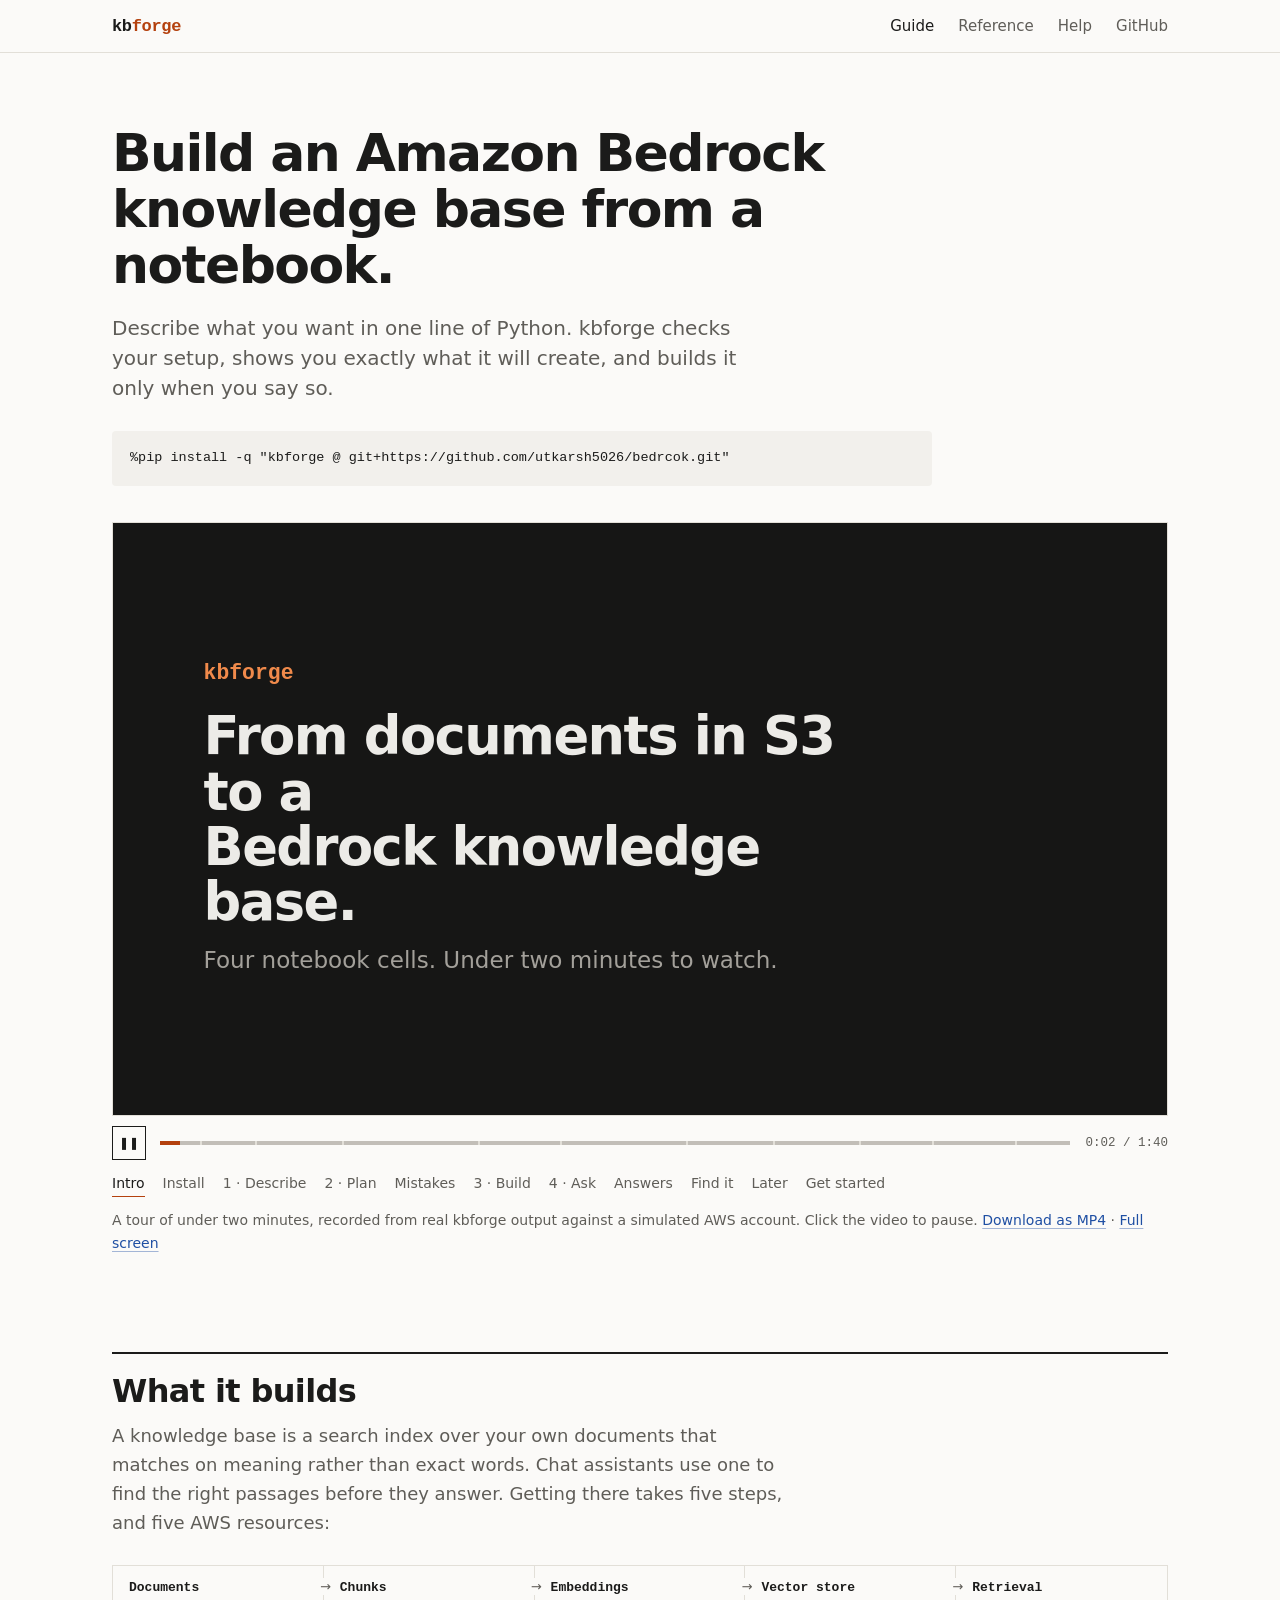
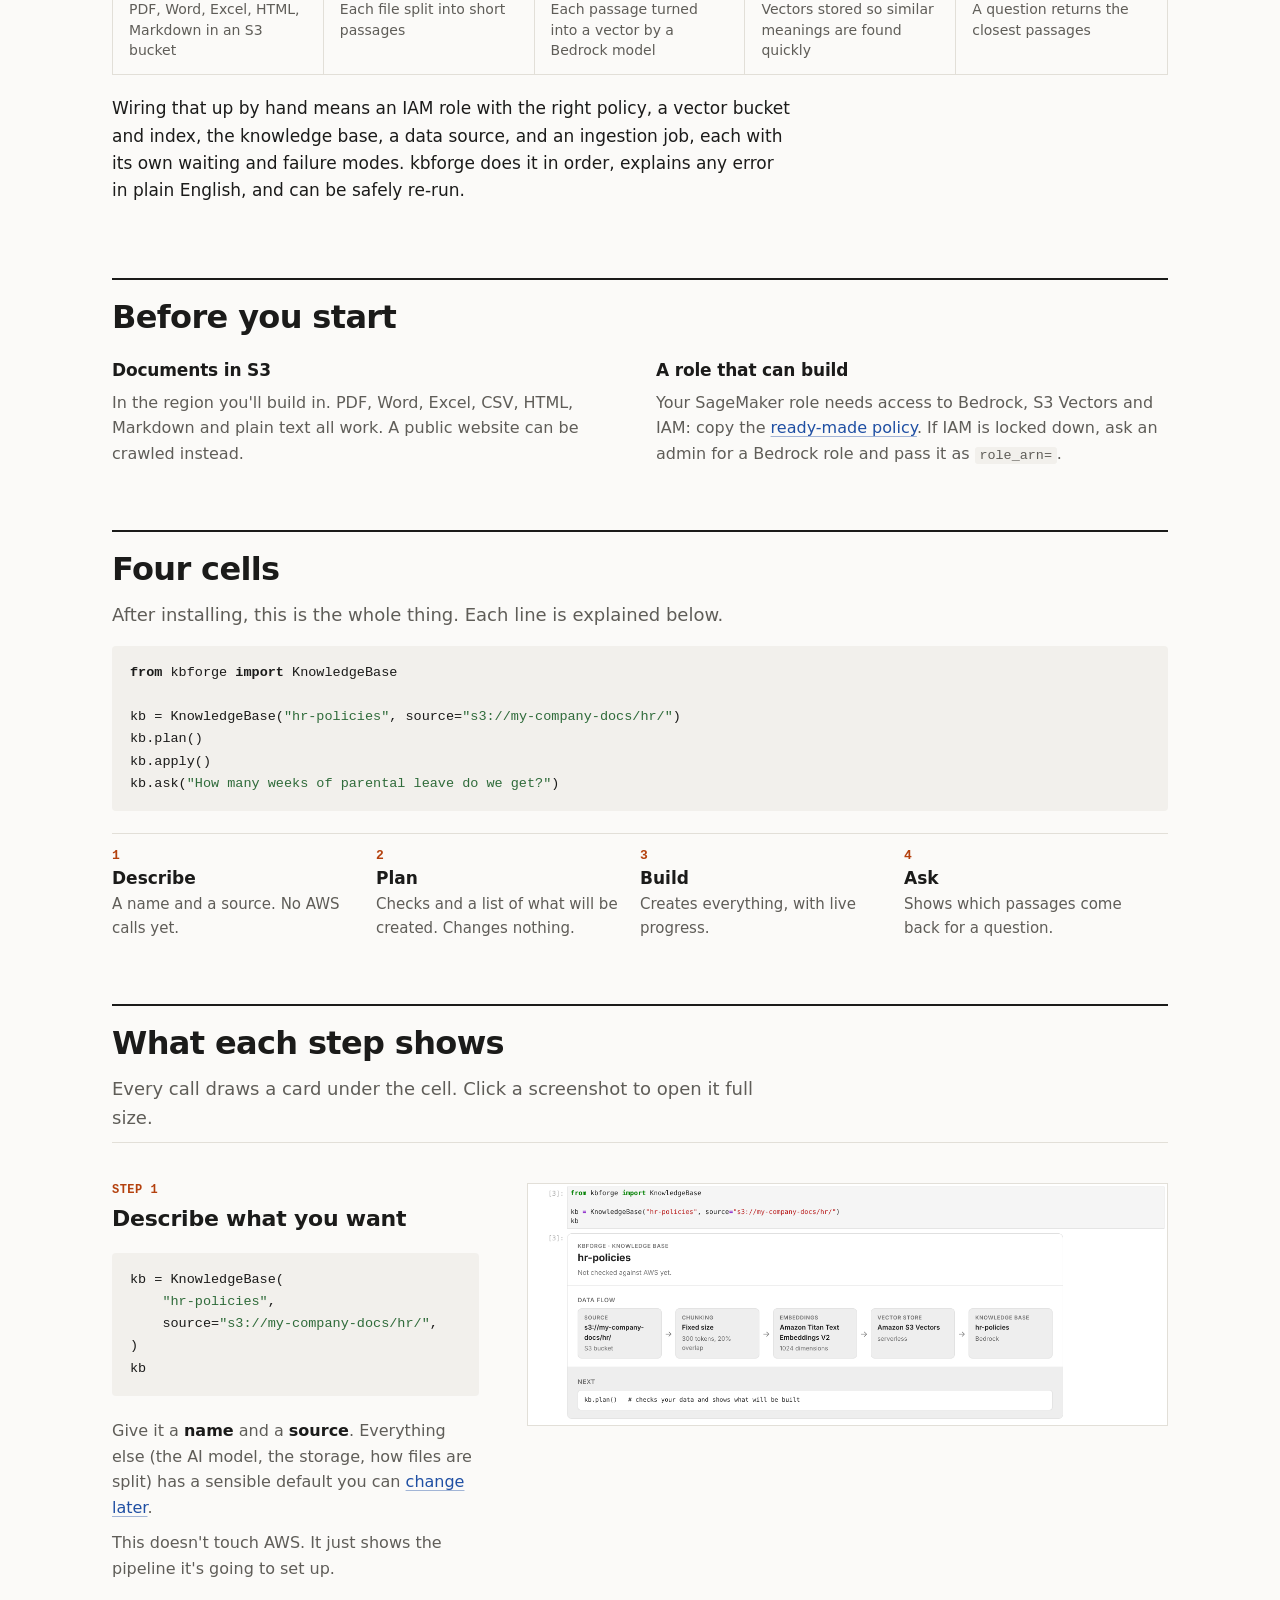
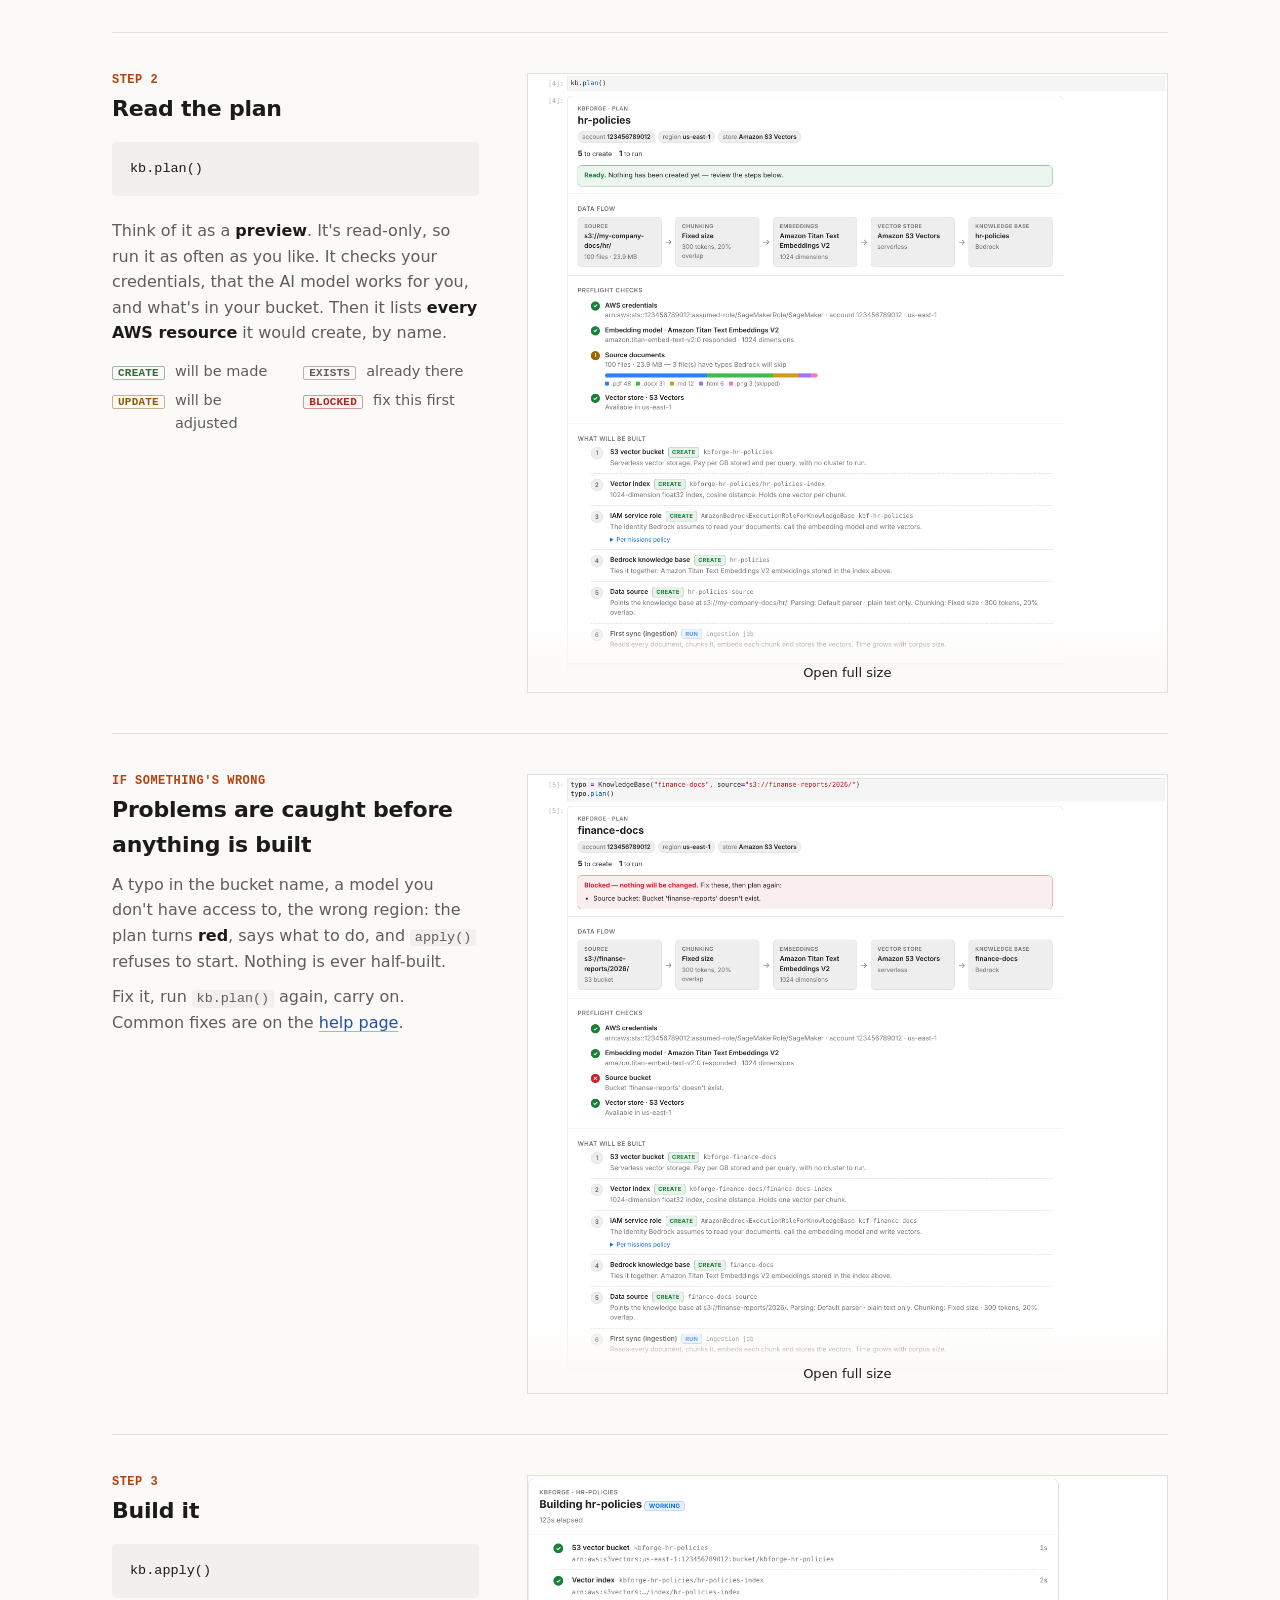
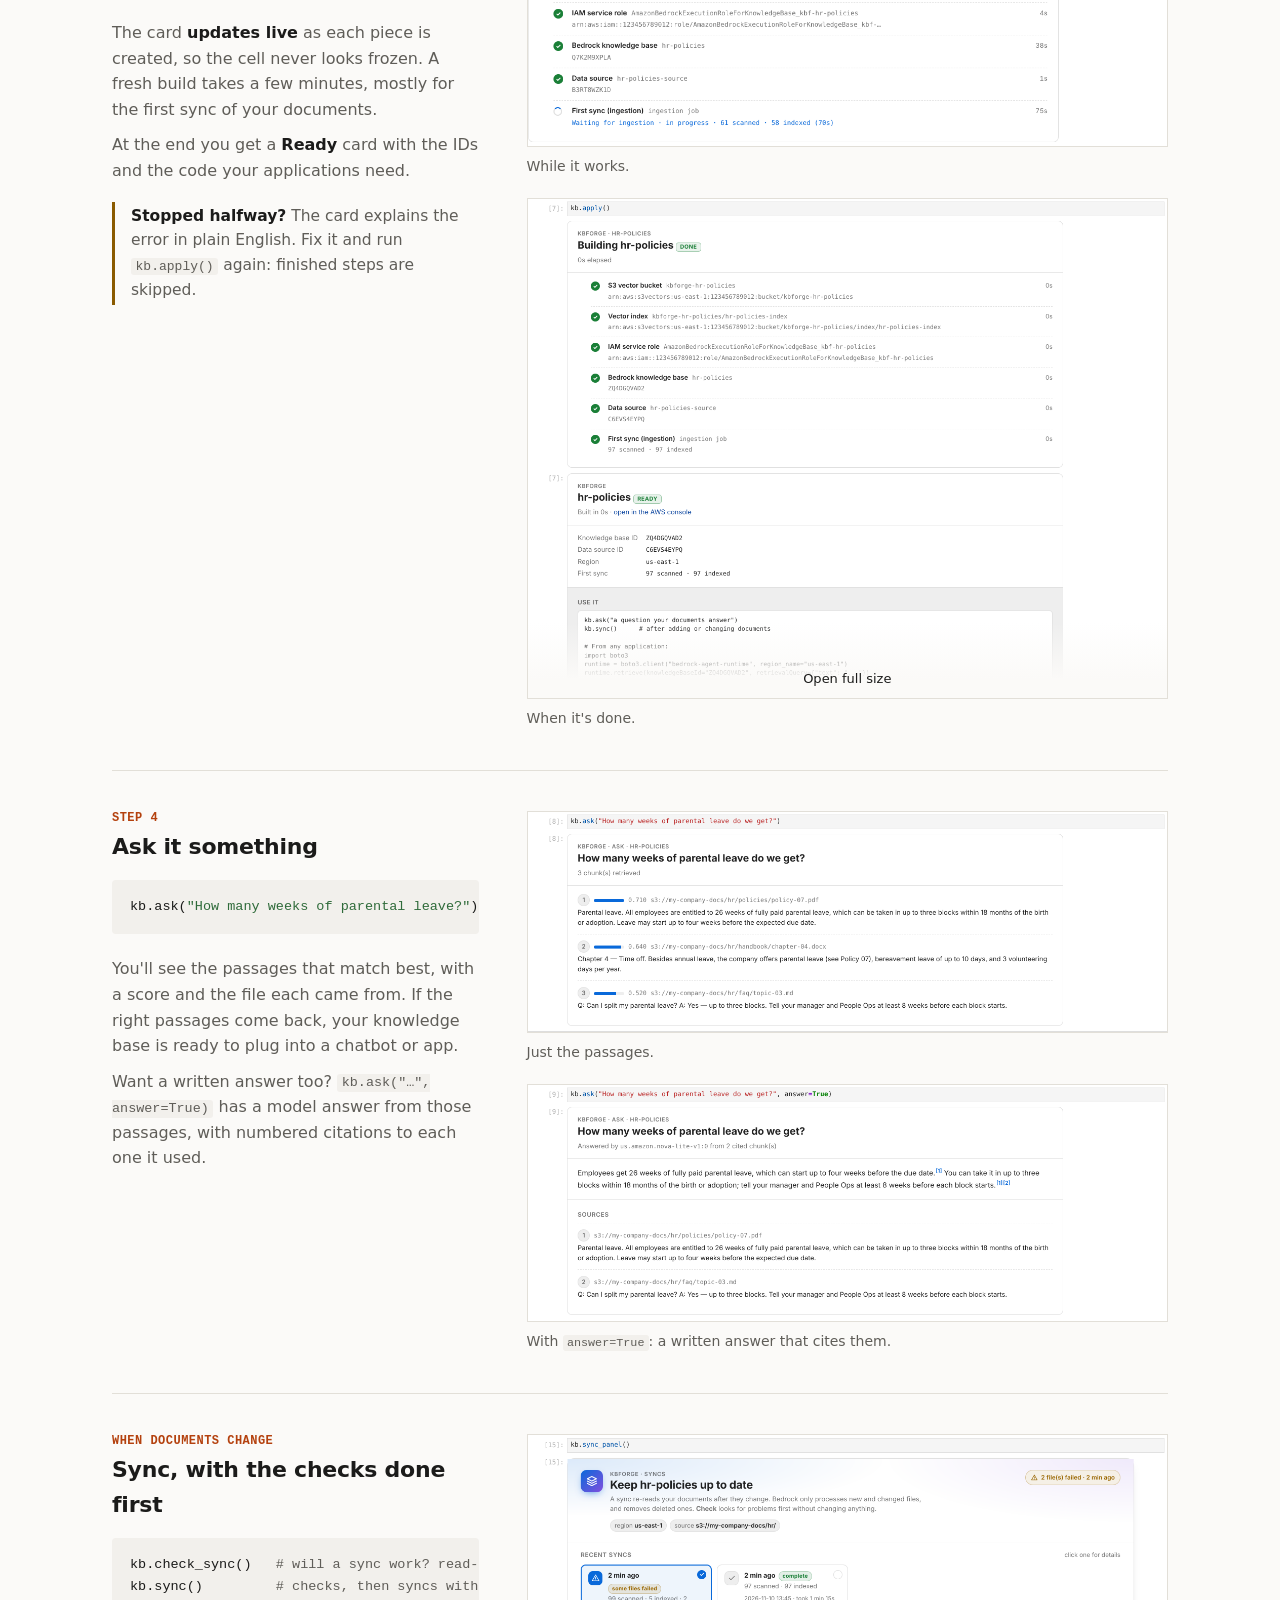
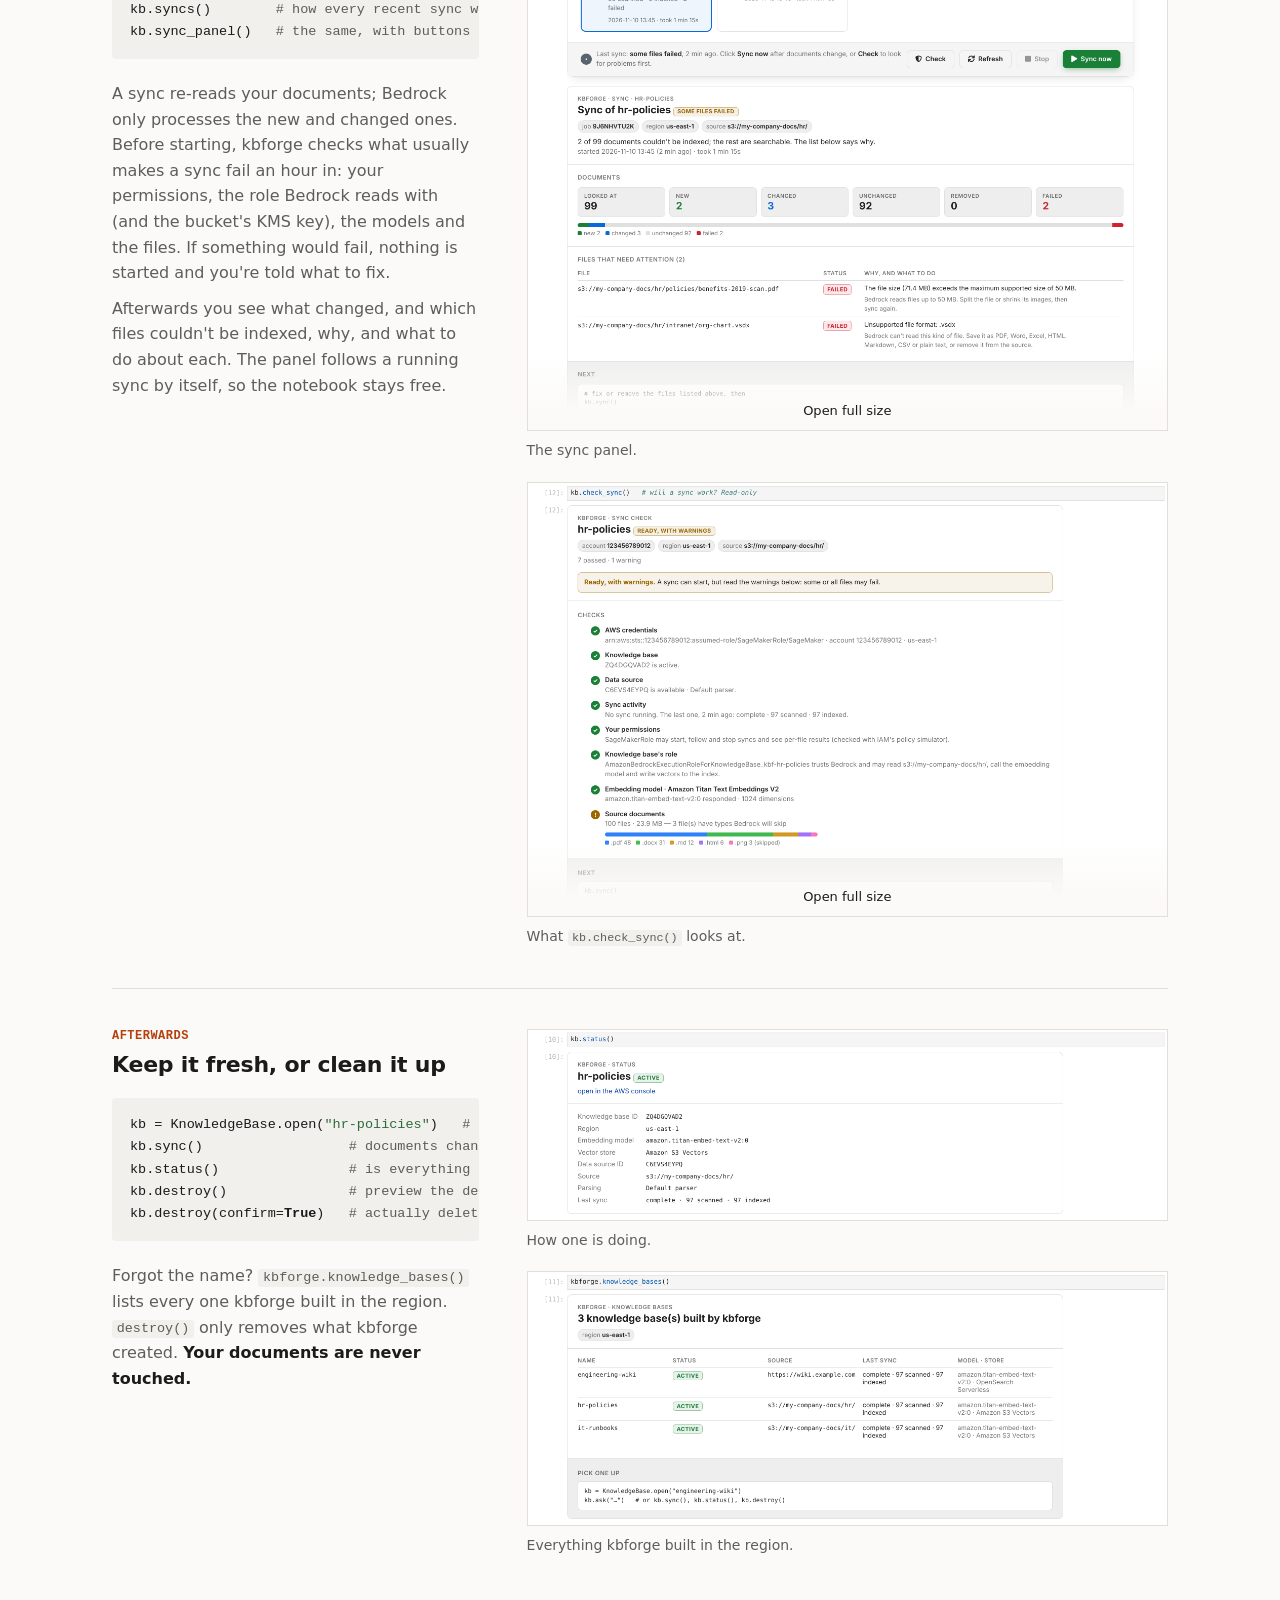
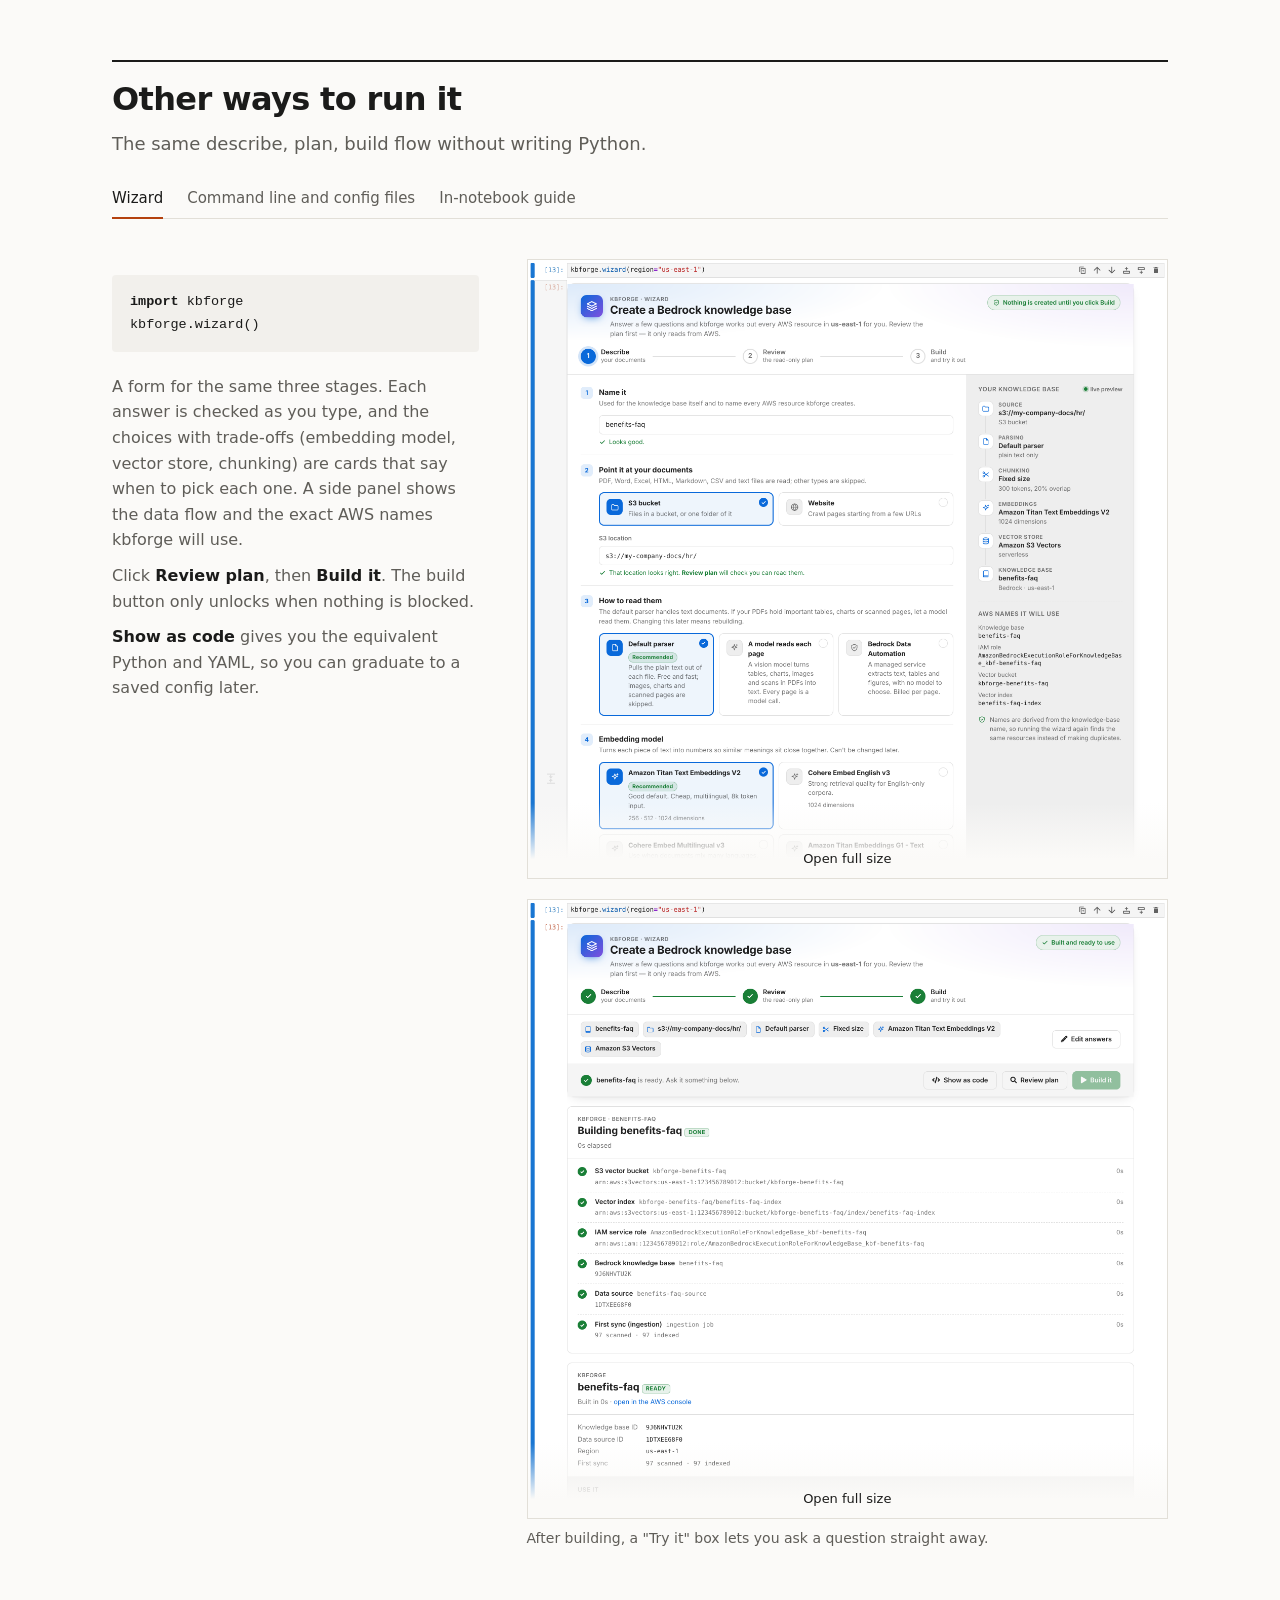
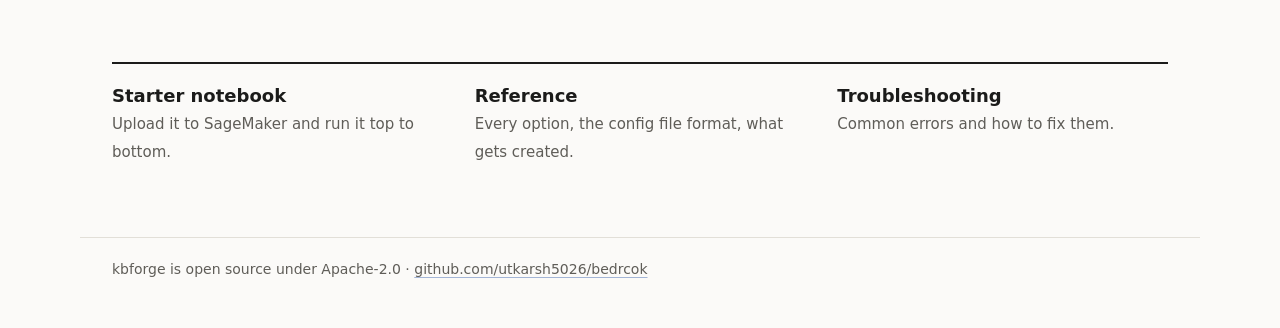
<file: docs/index.html>
<!doctype html>
<html lang="en">
<head>
<meta charset="utf-8">
<meta name="viewport" content="width=device-width, initial-scale=1">
<title>kbforge · Bedrock knowledge bases from a notebook</title>
<meta name="description" content="Turn documents in S3 into an Amazon Bedrock Knowledge Base in four notebook cells, with a readable plan before anything is created.">
<meta property="og:title" content="kbforge · Bedrock knowledge bases from a notebook">
<meta property="og:description" content="Describe it, read the plan, build it, ask it. Four notebook cells, no AWS expertise needed.">
<meta property="og:image" content="assets/screens/jupyterlab.png">
<link rel="icon" href="data:image/svg+xml,<svg xmlns='http://www.w3.org/2000/svg' viewBox='0 0 32 32'><rect width='32' height='32' fill='%231b1b1a'/><text x='16' y='21' font-family='monospace' font-weight='700' font-size='14' fill='%23f08a4b' text-anchor='middle'>kb</text></svg>">
<link rel="stylesheet" href="assets/site.css">
<link rel="stylesheet" href="assets/demo.css">
<script>
  // Old links pointed at sections that now live on the reference page; send them there.
  (function () {
    var moved = ["options", "choosing", "yaml", "resources", "permissions", "troubleshooting", "faq"];
    if (moved.indexOf(location.hash.slice(1)) >= 0) location.replace("reference.html" + location.hash);
  })();
</script>
</head>
<body>

<header class="top">
  <div class="inner">
    <a class="brand" href="./"><span class="name">kb<span>forge</span></span></a>
    <nav>
      <a class="here" href="./">Guide</a>
      <a href="reference.html">Reference</a>
      <a class="opt" href="reference.html#troubleshooting">Help</a>
      <a href="https://github.com/utkarsh5026/bedrcok">GitHub</a>
    </nav>
  </div>
</header>

<section class="hero">
  <div class="wrap">
    <h1>Build an Amazon Bedrock knowledge base from a notebook.</h1>
    <p class="lead">Describe what you want in one line of Python. kbforge checks your setup, shows you exactly what it will create, and builds it only when you say so.</p>
<pre><code>%pip install -q "kbforge @ git+https://github.com/utkarsh5026/bedrcok.git"</code></pre>

    <div class="player" id="tour">
      <div class="screen" data-demo="autoplay"></div>
      <div class="controls"></div>
      <div class="chapters"></div>
      <p class="note">A tour of under two minutes, recorded from real kbforge output against a simulated AWS account. Click the video to pause. <a href="assets/kbforge-tour.mp4" data-tour-mp4 download>Download as MP4</a> · <a href="demo.html">Full screen</a></p>
    </div>
  </div>
</section>

<section class="block" id="what">
  <div class="wrap">
    <h2>What it builds</h2>
    <p class="sub">A knowledge base is a search index over your own documents that matches on meaning rather than exact words. Chat assistants use one to find the right passages before they answer. Getting there takes five steps, and five AWS resources:</p>
    <div class="pipeline">
      <div><b>Documents</b><span>PDF, Word, Excel, HTML, Markdown in an S3 bucket</span></div>
      <div><b>Chunks</b><span>Each file split into short passages</span></div>
      <div><b>Embeddings</b><span>Each passage turned into a vector by a Bedrock model</span></div>
      <div><b>Vector store</b><span>Vectors stored so similar meanings are found quickly</span></div>
      <div><b>Retrieval</b><span>A question returns the closest passages</span></div>
    </div>
    <p class="measure">Wiring that up by hand means an IAM role with the right policy, a vector bucket and index, the knowledge base, a data source, and an ingestion job, each with its own waiting and failure modes. kbforge does it in order, explains any error in plain English, and can be safely re-run.</p>
  </div>
</section>

<section class="block" id="start">
  <div class="wrap">
    <h2>Before you start</h2>
    <div class="cols">
      <div><h3>Documents in S3</h3><p>In the region you'll build in. PDF, Word, Excel, CSV, HTML, Markdown and plain text all work. A public website can be crawled instead.</p></div>
      <div><h3>A role that can build</h3><p>Your SageMaker role needs access to Bedrock, S3 Vectors and IAM: copy the <a href="reference.html#permissions">ready-made policy</a>. If IAM is locked down, ask an admin for a Bedrock role and pass it as <code>role_arn=</code>.</p></div>
    </div>
  </div>
</section>

<section class="block" id="cells">
  <div class="wrap">
    <h2>Four cells</h2>
    <p class="sub">After installing, this is the whole thing. Each line is explained below.</p>
<pre><code><span class="k">from</span> kbforge <span class="k">import</span> KnowledgeBase

kb = KnowledgeBase(<span class="s">"hr-policies"</span>, source=<span class="s">"s3://my-company-docs/hr/"</span>)
kb.plan()
kb.apply()
kb.ask(<span class="s">"How many weeks of parental leave do we get?"</span>)</code></pre>
    <ol class="cells">
      <li><a href="#describe">Describe</a><span>A name and a source. No AWS calls yet.</span></li>
      <li><a href="#plan">Plan</a><span>Checks and a list of what will be created. Changes nothing.</span></li>
      <li><a href="#build">Build</a><span>Creates everything, with live progress.</span></li>
      <li><a href="#ask">Ask</a><span>Shows which passages come back for a question.</span></li>
    </ol>
  </div>
</section>

<section class="block" id="walkthrough">
  <div class="wrap">
    <h2>What each step shows</h2>
    <p class="sub">Every call draws a card under the cell. Click a screenshot to open it full size.</p>

    <div class="row" id="describe">
      <div class="text">
        <div class="num">Step 1</div>
        <h3>Describe what you want</h3>
<pre><code>kb = KnowledgeBase(
    <span class="s">"hr-policies"</span>,
    source=<span class="s">"s3://my-company-docs/hr/"</span>,
)
kb</code></pre>
        <p>Give it a <b>name</b> and a <b>source</b>. Everything else (the AI model, the storage, how files are split) has a sensible default you can <a href="reference.html#options">change later</a>.</p>
        <p>This doesn't touch AWS. It just shows the pipeline it's going to set up.</p>
      </div>
      <figure class="shot"><a href="assets/screens/describe.png"><picture><source media="(prefers-color-scheme: dark)" srcset="assets/screens/describe-dark.png"><img src="assets/screens/describe.png" alt="A card showing the data flow: source, chunking, embeddings, vector store, knowledge base" loading="lazy" width="2524" height="950"></picture></a></figure>
    </div>

    <div class="row" id="plan">
      <div class="text">
        <div class="num">Step 2</div>
        <h3>Read the plan</h3>
<pre><code>kb.plan()</code></pre>
        <p>Think of it as a <b>preview</b>. It's read-only, so run it as often as you like. It checks your credentials, that the AI model works for you, and what's in your bucket. Then it lists <b>every AWS resource</b> it would create, by name.</p>
        <div class="legend">
          <div><span class="badge" style="--c:var(--green)">create</span> will be made</div>
          <div><span class="badge" style="--c:var(--muted)">exists</span> already there</div>
          <div><span class="badge" style="--c:var(--amber)">update</span> will be adjusted</div>
          <div><span class="badge" style="--c:var(--red)">blocked</span> fix this first</div>
        </div>
      </div>
      <figure class="shot tall"><a href="assets/screens/plan.png"><picture><source media="(prefers-color-scheme: dark)" srcset="assets/screens/plan-dark.png"><img src="assets/screens/plan.png" alt="Full plan card: summary, data flow, four preflight checks and six numbered steps with CREATE and RUN badges" loading="lazy" width="2524" height="2554"></picture></a></figure>
    </div>

    <div class="row" id="blocked">
      <div class="text">
        <div class="num">If something's wrong</div>
        <h3>Problems are caught before anything is built</h3>
        <p>A typo in the bucket name, a model you don't have access to, the wrong region: the plan turns <b>red</b>, says what to do, and <code>apply()</code> refuses to start. Nothing is ever half-built.</p>
        <p>Fix it, run <code>kb.plan()</code> again, carry on. Common fixes are on the <a href="reference.html#troubleshooting">help page</a>.</p>
      </div>
      <figure class="shot tall"><a href="assets/screens/blocked.png"><picture><source media="(prefers-color-scheme: dark)" srcset="assets/screens/blocked-dark.png"><img src="assets/screens/blocked.png" alt="A plan with a red Blocked banner: the source bucket finanse-reports doesn't exist" loading="lazy" width="2524" height="2606"></picture></a></figure>
    </div>

    <div class="row" id="build">
      <div class="text">
        <div class="num">Step 3</div>
        <h3>Build it</h3>
<pre><code>kb.apply()</code></pre>
        <p>The card <b>updates live</b> as each piece is created, so the cell never looks frozen. A fresh build takes a few minutes, mostly for the first sync of your documents.</p>
        <p>At the end you get a <b>Ready</b> card with the IDs and the code your applications need.</p>
        <div class="callout warn"><b>Stopped halfway?</b> The card explains the error in plain English. Fix it and run <code>kb.apply()</code> again: finished steps are skipped.</div>
      </div>
      <div>
        <figure class="shot"><a href="assets/screens/progress.png"><picture><source media="(prefers-color-scheme: dark)" srcset="assets/screens/progress-dark.png"><img src="assets/screens/progress.png" alt="Progress card mid-run: five steps done with timings, the ingestion step spinning with a live status line" loading="lazy" width="2360" height="1000"></picture></a><figcaption>While it works.</figcaption></figure>
        <figure class="shot tall"><a href="assets/screens/apply.png"><picture><source media="(prefers-color-scheme: dark)" srcset="assets/screens/apply-dark.png"><img src="assets/screens/apply.png" alt="Finished build: all six steps ticked, then a Ready card with the knowledge base ID, data source ID and example code" loading="lazy" width="2524" height="1972"></picture></a><figcaption>When it's done.</figcaption></figure>
      </div>
    </div>

    <div class="row" id="ask">
      <div class="text">
        <div class="num">Step 4</div>
        <h3>Ask it something</h3>
<pre><code>kb.ask(<span class="s">"How many weeks of parental leave?"</span>)</code></pre>
        <p>You'll see the passages that match best, with a score and the file each came from. If the right passages come back, your knowledge base is ready to plug into a chatbot or app.</p>
        <p>Want a written answer too? <code>kb.ask("…", answer=True)</code> has a model answer from those passages, with numbered citations to each one it used.</p>
      </div>
      <div>
        <figure class="shot"><a href="assets/screens/ask.png"><picture><source media="(prefers-color-scheme: dark)" srcset="assets/screens/ask-dark.png"><img src="assets/screens/ask.png" alt="Three retrieved chunks with relevance bars, scores and the S3 path of each source document" loading="lazy" width="2524" height="870"></picture></a><figcaption>Just the passages.</figcaption></figure>
        <figure class="shot"><a href="assets/screens/answer.png"><picture><source media="(prefers-color-scheme: dark)" srcset="assets/screens/answer-dark.png"><img src="assets/screens/answer.png" alt="A written answer about parental leave with numbered citation markers, followed by the two cited source passages" loading="lazy" width="2524" height="932"></picture></a><figcaption>With <code>answer=True</code>: a written answer that cites them.</figcaption></figure>
      </div>
    </div>

    <div class="row" id="sync">
      <div class="text">
        <div class="num">When documents change</div>
        <h3>Sync, with the checks done first</h3>
<pre><code>kb.check_sync()   <span class="c"># will a sync work? read-only</span>
kb.sync()         <span class="c"># checks, then syncs with live progress</span>
kb.syncs()        <span class="c"># how every recent sync went</span>
kb.sync_panel()   <span class="c"># the same, with buttons</span></code></pre>
        <p>A sync re-reads your documents; Bedrock only processes the new and changed ones. Before starting, kbforge checks what usually makes a sync fail an hour in: your permissions, the role Bedrock reads with (and the bucket's KMS key), the models and the files. If something would fail, nothing is started and you're told what to fix.</p>
        <p>Afterwards you see what changed, and which files couldn't be indexed, why, and what to do about each. The panel follows a running sync by itself, so the notebook stays free.</p>
      </div>
      <div>
        <figure class="shot tall"><a href="assets/screens/sync-panel.png"><picture><source media="(prefers-color-scheme: dark)" srcset="assets/screens/sync-panel-dark.png"><img src="assets/screens/sync-panel.png" alt="The sync panel: a header saying two files failed, the recent syncs as clickable cards, Check, Refresh, Stop and Sync now buttons, and the latest sync's counts and failed files with advice" loading="lazy" width="2524" height="2352"></picture></a><figcaption>The sync panel.</figcaption></figure>
        <figure class="shot tall"><a href="assets/screens/sync-check.png"><picture><source media="(prefers-color-scheme: dark)" srcset="assets/screens/sync-check-dark.png"><img src="assets/screens/sync-check.png" alt="Sync check card: credentials, knowledge base, data source, sync activity, your permissions, the knowledge base's role, the embedding model and the source documents" loading="lazy" width="2524" height="1710"></picture></a><figcaption>What <code>kb.check_sync()</code> looks at.</figcaption></figure>
      </div>
    </div>

    <div class="row" id="later">
      <div class="text">
        <div class="num">Afterwards</div>
        <h3>Keep it fresh, or clean it up</h3>
<pre><code>kb = KnowledgeBase.open(<span class="s">"hr-policies"</span>)   <span class="c"># in a new notebook</span>
kb.sync()                  <span class="c"># documents changed</span>
kb.status()                <span class="c"># is everything healthy?</span>
kb.destroy()               <span class="c"># preview the delete</span>
kb.destroy(confirm=<span class="k">True</span>)   <span class="c"># actually delete</span></code></pre>
        <p>Forgot the name? <code>kbforge.knowledge_bases()</code> lists every one kbforge built in the region. <code>destroy()</code> only removes what kbforge created. <b>Your documents are never touched.</b></p>
      </div>
      <div>
        <figure class="shot"><a href="assets/screens/status.png"><picture><source media="(prefers-color-scheme: dark)" srcset="assets/screens/status-dark.png"><img src="assets/screens/status.png" alt="Status card: knowledge base ID, region, embedding model, vector store, data source and last sync" loading="lazy" width="2524" height="750"></picture></a><figcaption>How one is doing.</figcaption></figure>
        <figure class="shot"><a href="assets/screens/list.png"><picture><source media="(prefers-color-scheme: dark)" srcset="assets/screens/list-dark.png"><img src="assets/screens/list.png" alt="Table of three knowledge bases built by kbforge, with status, source, last sync and model, plus a KnowledgeBase.open example" loading="lazy" width="2524" height="996"></picture></a><figcaption>Everything kbforge built in the region.</figcaption></figure>
      </div>
    </div>
  </div>
</section>

<section class="block" id="ways">
  <div class="wrap">
    <h2>Other ways to run it</h2>
    <p class="sub">The same describe, plan, build flow without writing Python.</p>
    <div class="tabs" data-tabs>
      <div class="tablist" role="tablist">
        <button role="tab" aria-selected="true" aria-controls="tab-wizard" id="t-wizard">Wizard</button>
        <button role="tab" aria-selected="false" aria-controls="tab-cli" id="t-cli">Command line and config files</button>
        <button role="tab" aria-selected="false" aria-controls="tab-guide" id="t-guide">In-notebook guide</button>
      </div>
      <div class="tabpanel" role="tabpanel" id="tab-wizard" aria-labelledby="t-wizard">
        <div class="row">
          <div class="text">
<pre><code><span class="k">import</span> kbforge
kbforge.wizard()</code></pre>
            <p>A form for the same three stages. Each answer is checked as you type, and the choices with trade-offs (embedding model, vector store, chunking) are cards that say when to pick each one. A side panel shows the data flow and the exact AWS names kbforge will use.</p>
            <p>Click <b>Review plan</b>, then <b>Build it</b>. The build button only unlocks when nothing is blocked.</p>
            <p><b>Show as code</b> gives you the equivalent Python and YAML, so you can graduate to a saved config later.</p>
          </div>
          <div>
            <figure class="shot tall"><a href="assets/screens/wizard-form.png"><picture><source media="(prefers-color-scheme: dark)" srcset="assets/screens/wizard-form-dark.png"><img src="assets/screens/wizard-form.png" alt="The wizard: a stepper header, numbered sections with option cards for documents, embedding model, vector store and chunking, and a live preview panel on the right" loading="lazy" width="2524" height="4024"></picture></a></figure>
            <figure class="shot tall"><a href="assets/screens/wizard-built.png"><picture><source media="(prefers-color-scheme: dark)" srcset="assets/screens/wizard-built-dark.png"><img src="assets/screens/wizard-built.png" alt="The wizard after building: every stage ticked, the progress card, the ready card and a Try it box for asking questions" loading="lazy" width="2524" height="3020"></picture></a><figcaption>After building, a "Try it" box lets you ask a question straight away.</figcaption></figure>
          </div>
        </div>
      </div>
      <div class="tabpanel" role="tabpanel" id="tab-cli" aria-labelledby="t-cli" hidden>
        <div class="row">
          <div class="text">
<pre><code>kbforge init              <span class="c"># writes a starter kb.yaml</span>
kbforge plan kb.yaml      <span class="c"># checks + what would be built</span>
kbforge apply kb.yaml     <span class="c"># asks before changing anything</span>
kbforge ask kb.yaml <span class="s">"question"</span></code></pre>
            <p>Keep the definition in git so teammates (or CI) build exactly the same thing. The file can be YAML or JSON. In a notebook, <code>kb.save("kb.yaml")</code> writes one for you.</p>
            <p>All commands and the YAML and JSON formats are in the <a href="reference.html#yaml">reference</a>.</p>
          </div>
          <figure class="shot"><a href="assets/screens/cli-plan.png"><img src="assets/screens/cli-plan.png" alt="Terminal output of kbforge plan: preflight checks with ticks and a colour-coded list of steps" loading="lazy" width="1760" height="1114"></a></figure>
        </div>
      </div>
      <div class="tabpanel" role="tabpanel" id="tab-guide" aria-labelledby="t-guide" hidden>
        <div class="row">
          <div class="text">
<pre><code><span class="k">import</span> kbforge
kbforge.guide()</code></pre>
            <p>Forgot a step? This card shows the whole journey, with code to copy, right inside your notebook.</p>
          </div>
          <figure class="shot"><a href="assets/screens/guide.png"><picture><source media="(prefers-color-scheme: dark)" srcset="assets/screens/guide-dark.png"><img src="assets/screens/guide.png" alt="The kbforge getting-started card listing four steps with code" loading="lazy" width="2524" height="1846"></picture></a></figure>
        </div>
      </div>
    </div>
  </div>
</section>

<div class="wrap">
  <nav class="next" aria-label="Next">
    <a href="https://github.com/utkarsh5026/bedrcok/blob/main/notebooks/getting_started.ipynb"><b>Starter notebook</b><span>Upload it to SageMaker and run it top to bottom.</span></a>
    <a href="reference.html"><b>Reference</b><span>Every option, the config file format, what gets created.</span></a>
    <a href="reference.html#troubleshooting"><b>Troubleshooting</b><span>Common errors and how to fix them.</span></a>
  </nav>
</div>

<footer>kbforge is open source under Apache-2.0 · <a href="https://github.com/utkarsh5026/bedrcok">github.com/utkarsh5026/bedrcok</a></footer>

<script src="assets/site.js" defer></script>
<script src="assets/demo.js" defer></script>
</body>
</html>
</file>
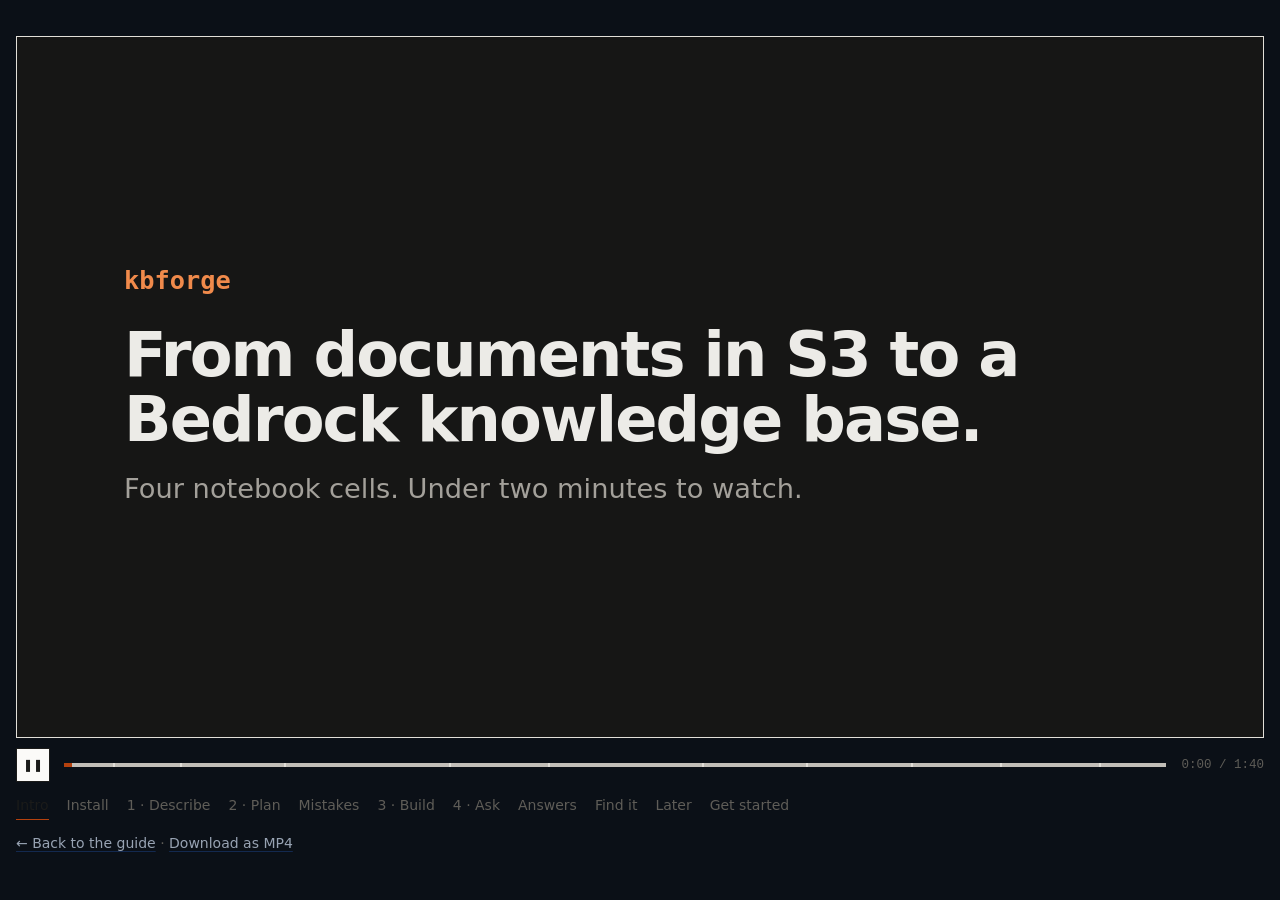
<file: docs/demo.html>
<!doctype html>
<html lang="en">
<head>
<meta charset="utf-8">
<meta name="viewport" content="width=device-width, initial-scale=1">
<title>kbforge · the two-minute tour</title>
<meta name="description" content="A short animated tour of kbforge: describe a knowledge base, read the plan, build it and ask it a question.">
<link rel="stylesheet" href="assets/site.css">
<link rel="stylesheet" href="assets/demo.css">
<style>
  /* Full-window version of the tour, handy for presenting or screen-sharing.
     With ?record the controls are hidden so scripts/docs_video.py can capture clean frames. */
  body { background: #0b1017; color: #e8eef6; min-height: 100vh; display: flex; flex-direction: column; align-items: center; justify-content: center; }
  .player { width: min(100vw - 32px, (100vh - 150px) * 16 / 9); margin: 0; }
  .player .note a { color: #98a3b3; }
  html.record body { display: block; }
  html.record .player { width: 100vw; max-width: none; }
  html.record .screen { border: 0; border-radius: 0; box-shadow: none; }
  html.record .controls, html.record .chapters, html.record .note { display: none; }
</style>
<script>if (/[?&]record\b/.test(location.search)) document.documentElement.classList.add("record");</script>
</head>
<body>
  <div class="player">
    <div class="screen" data-demo="autoplay"></div>
    <div class="controls"></div>
    <div class="chapters"></div>
    <p class="note"><a href="./">&larr; Back to the guide</a> · <a href="assets/kbforge-tour.mp4" data-tour-mp4 download>Download as MP4</a></p>
  </div>
<script src="assets/demo.js" defer></script>
</body>
</html>
</file>
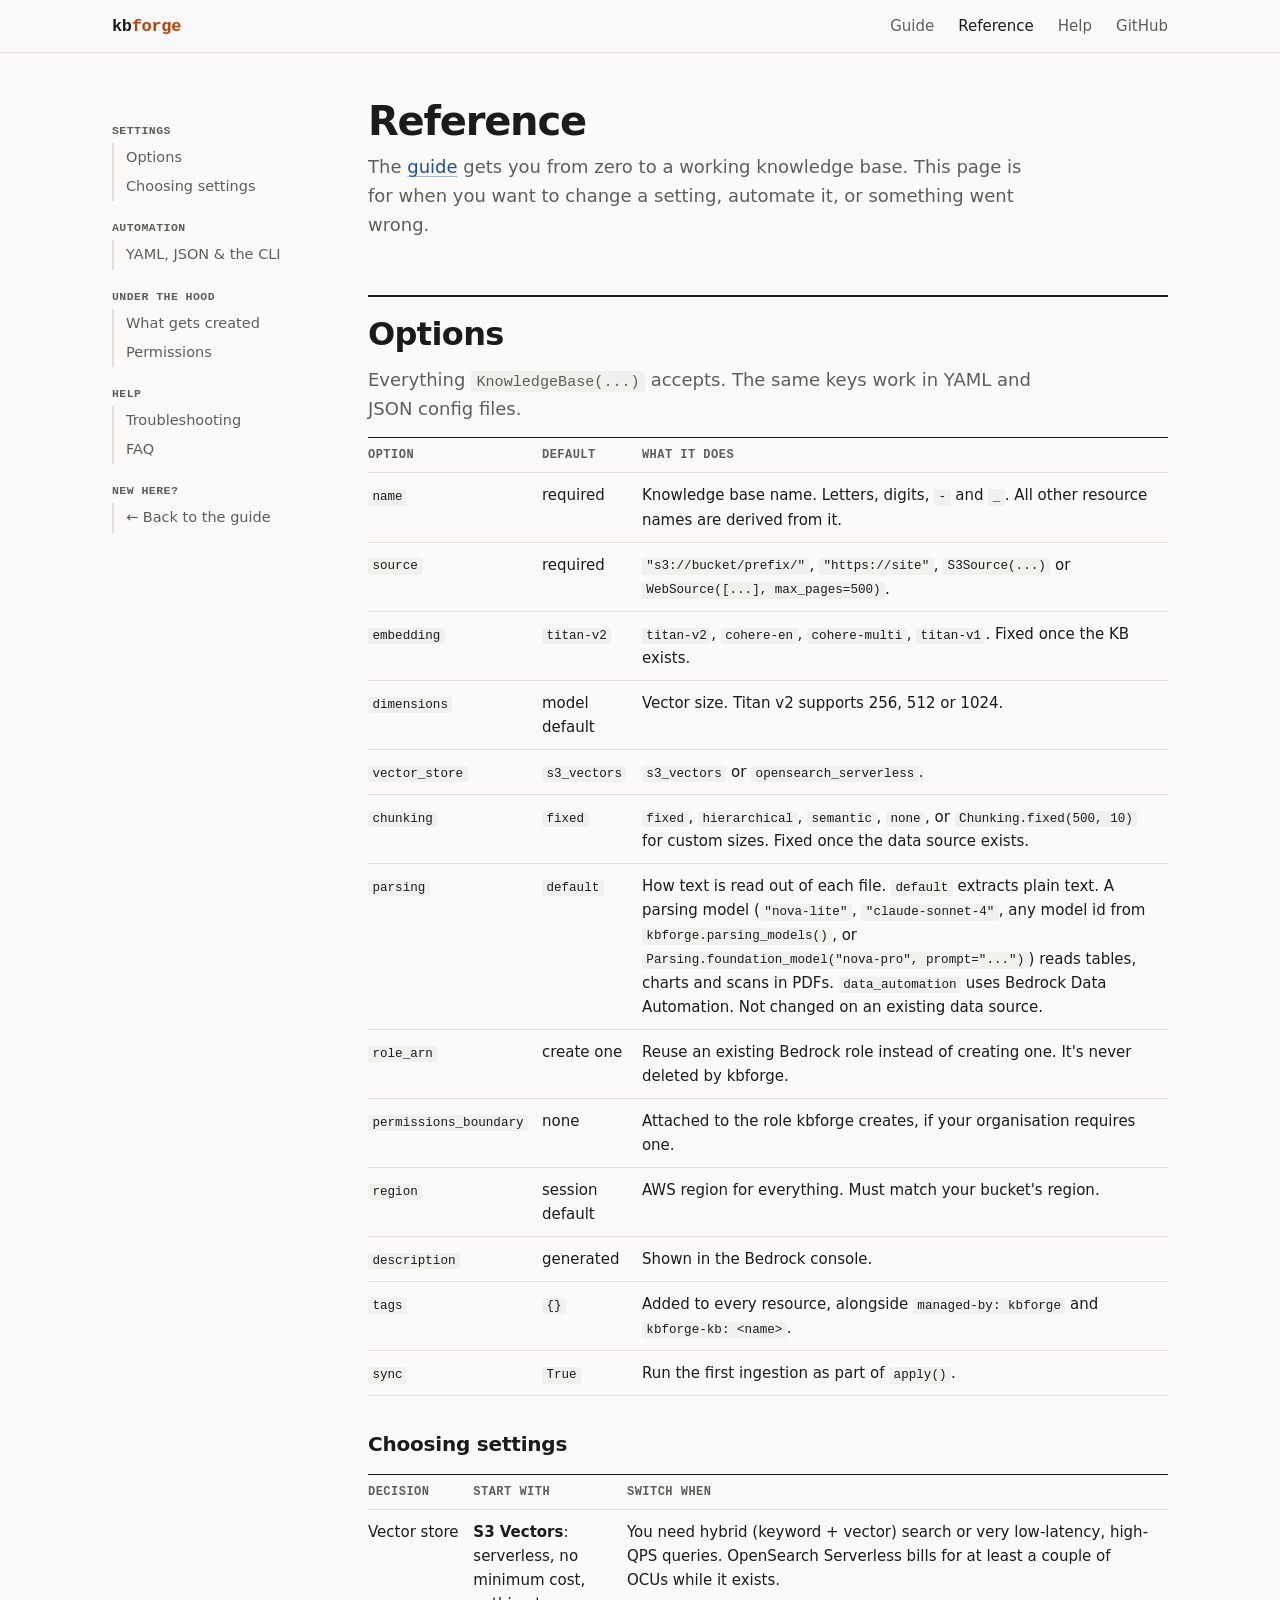
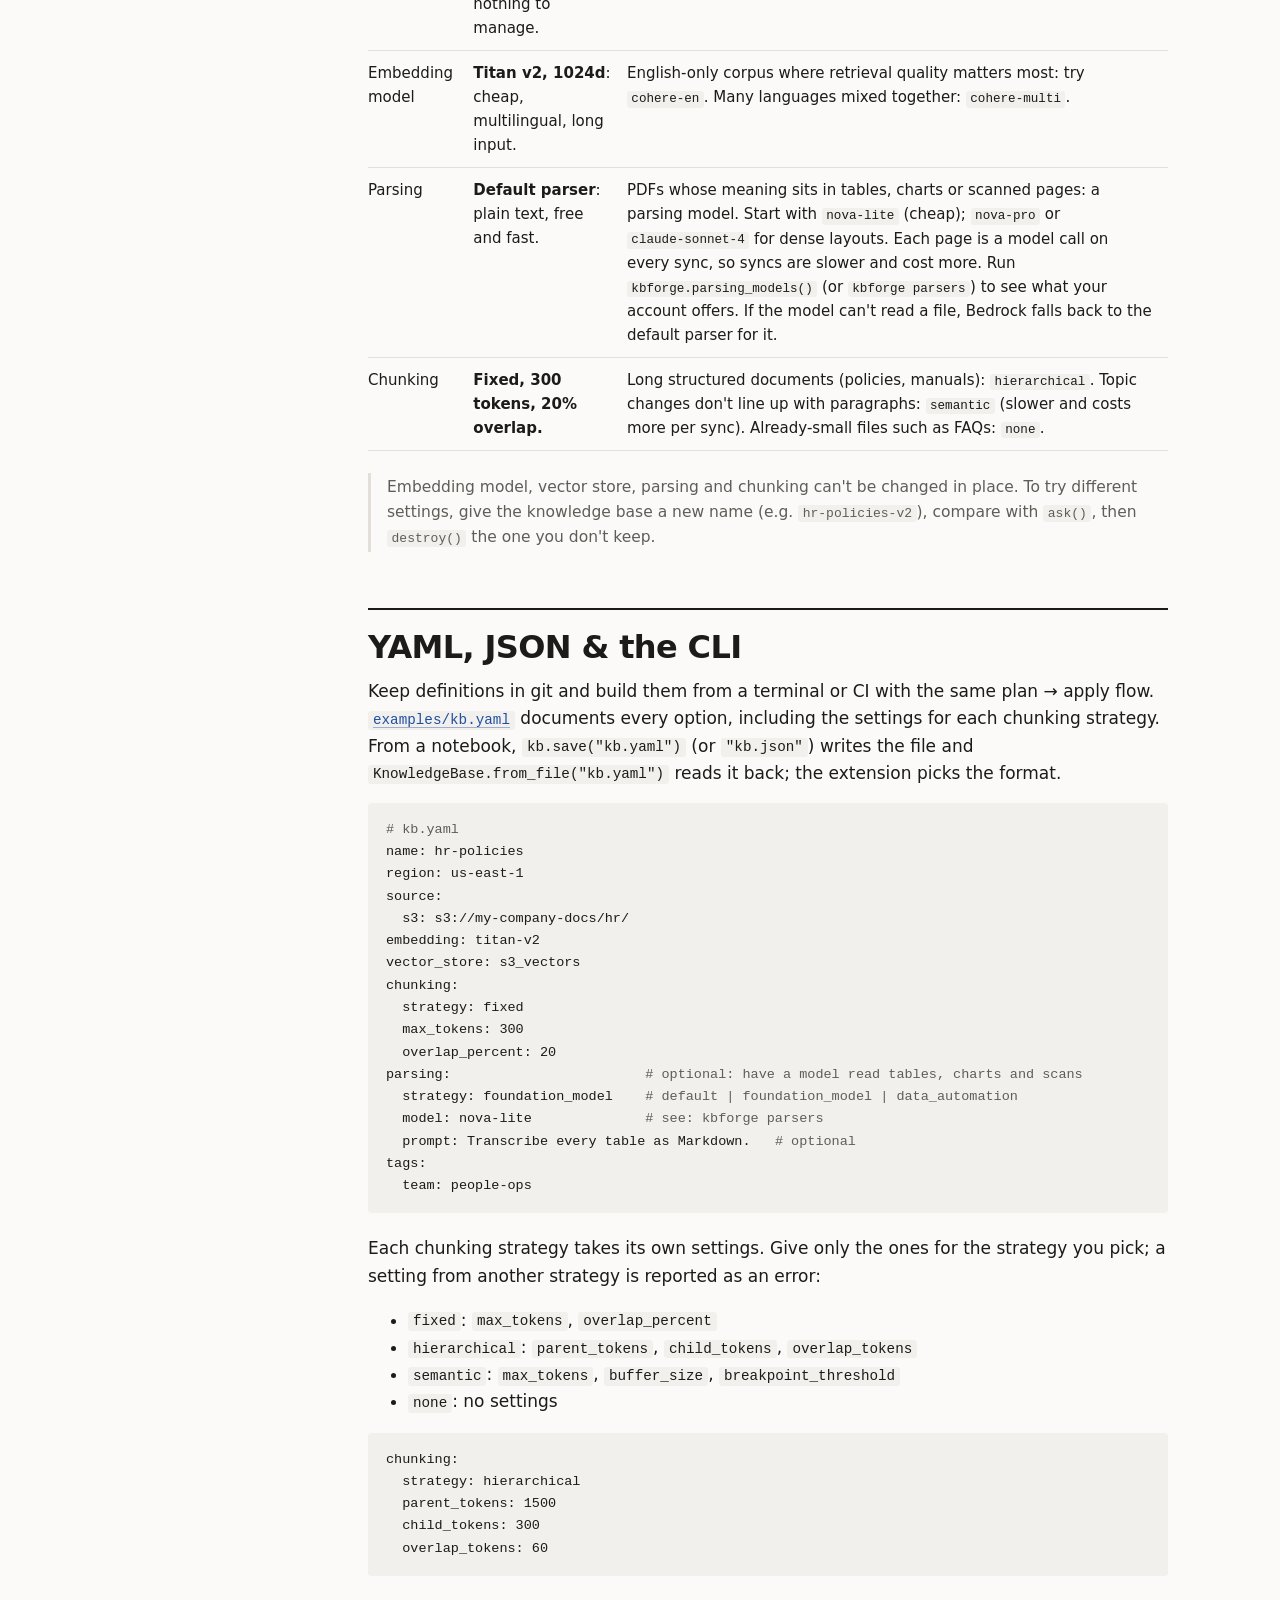
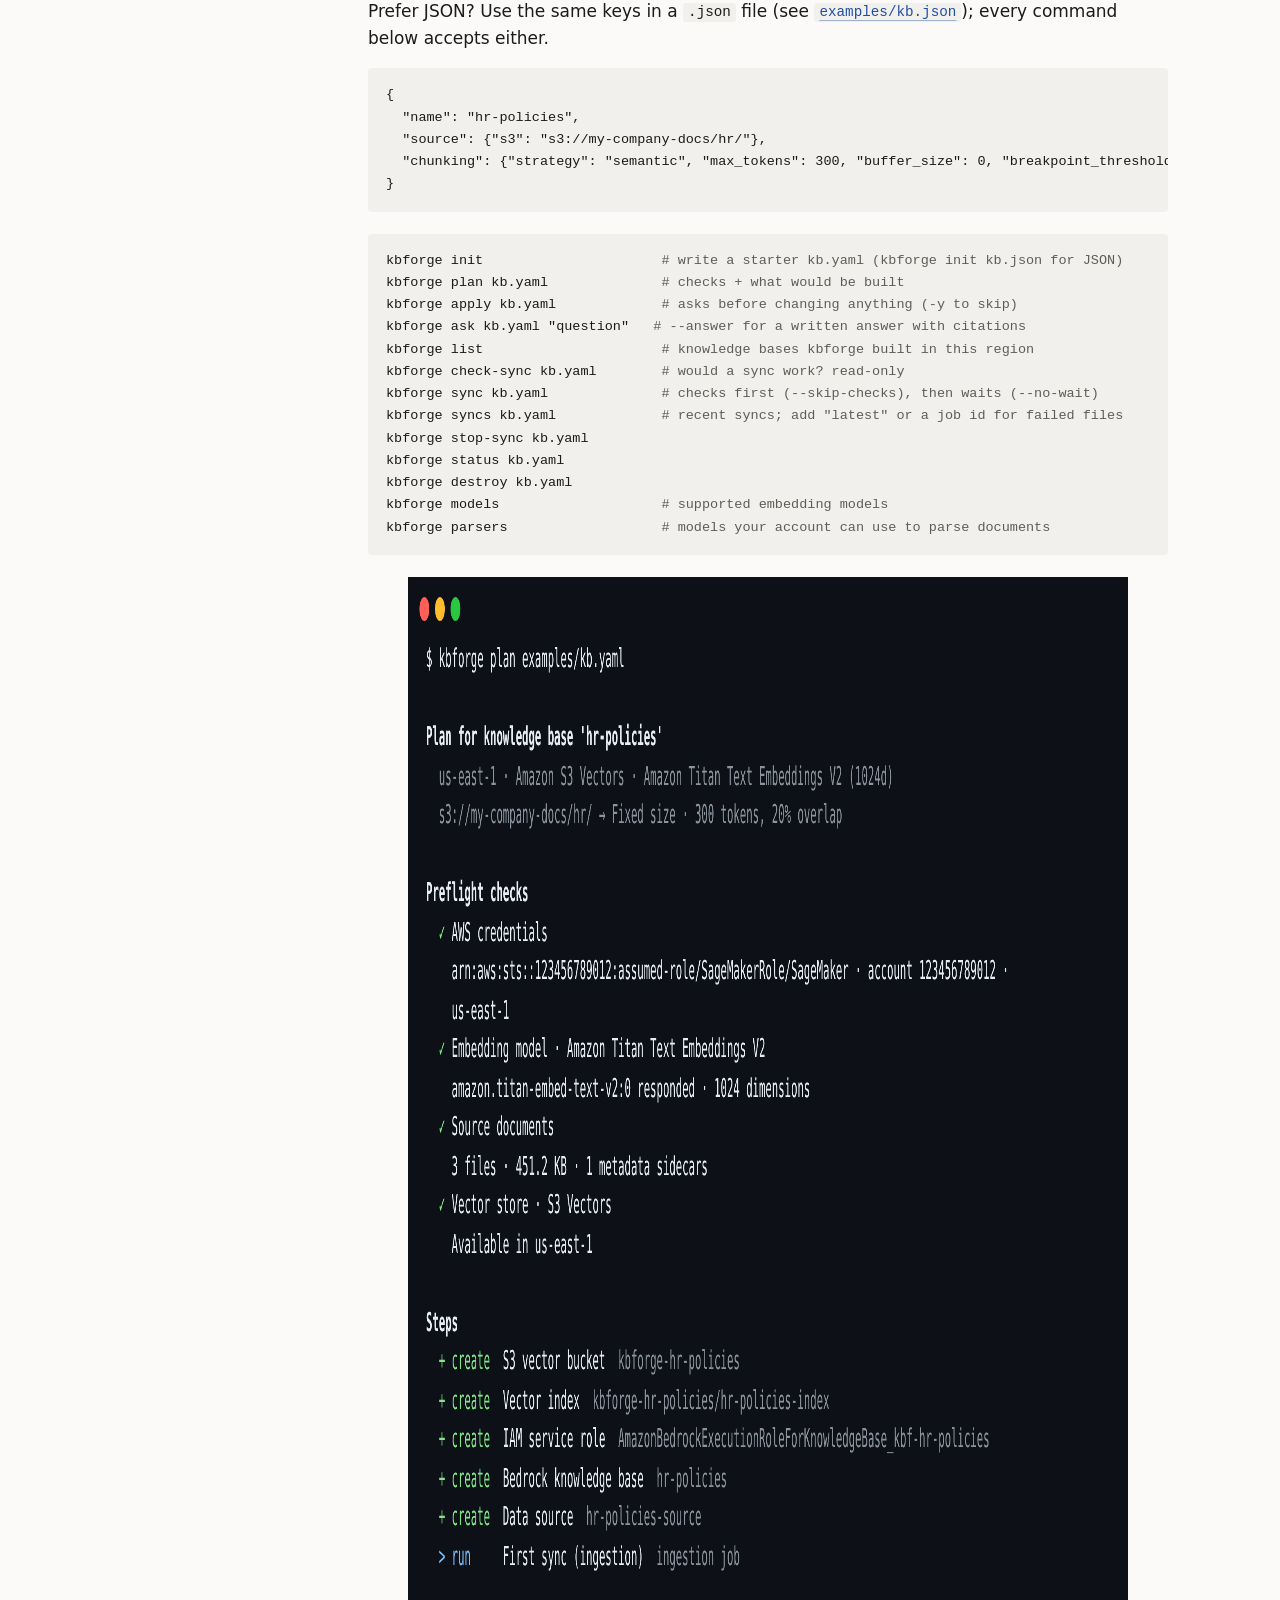
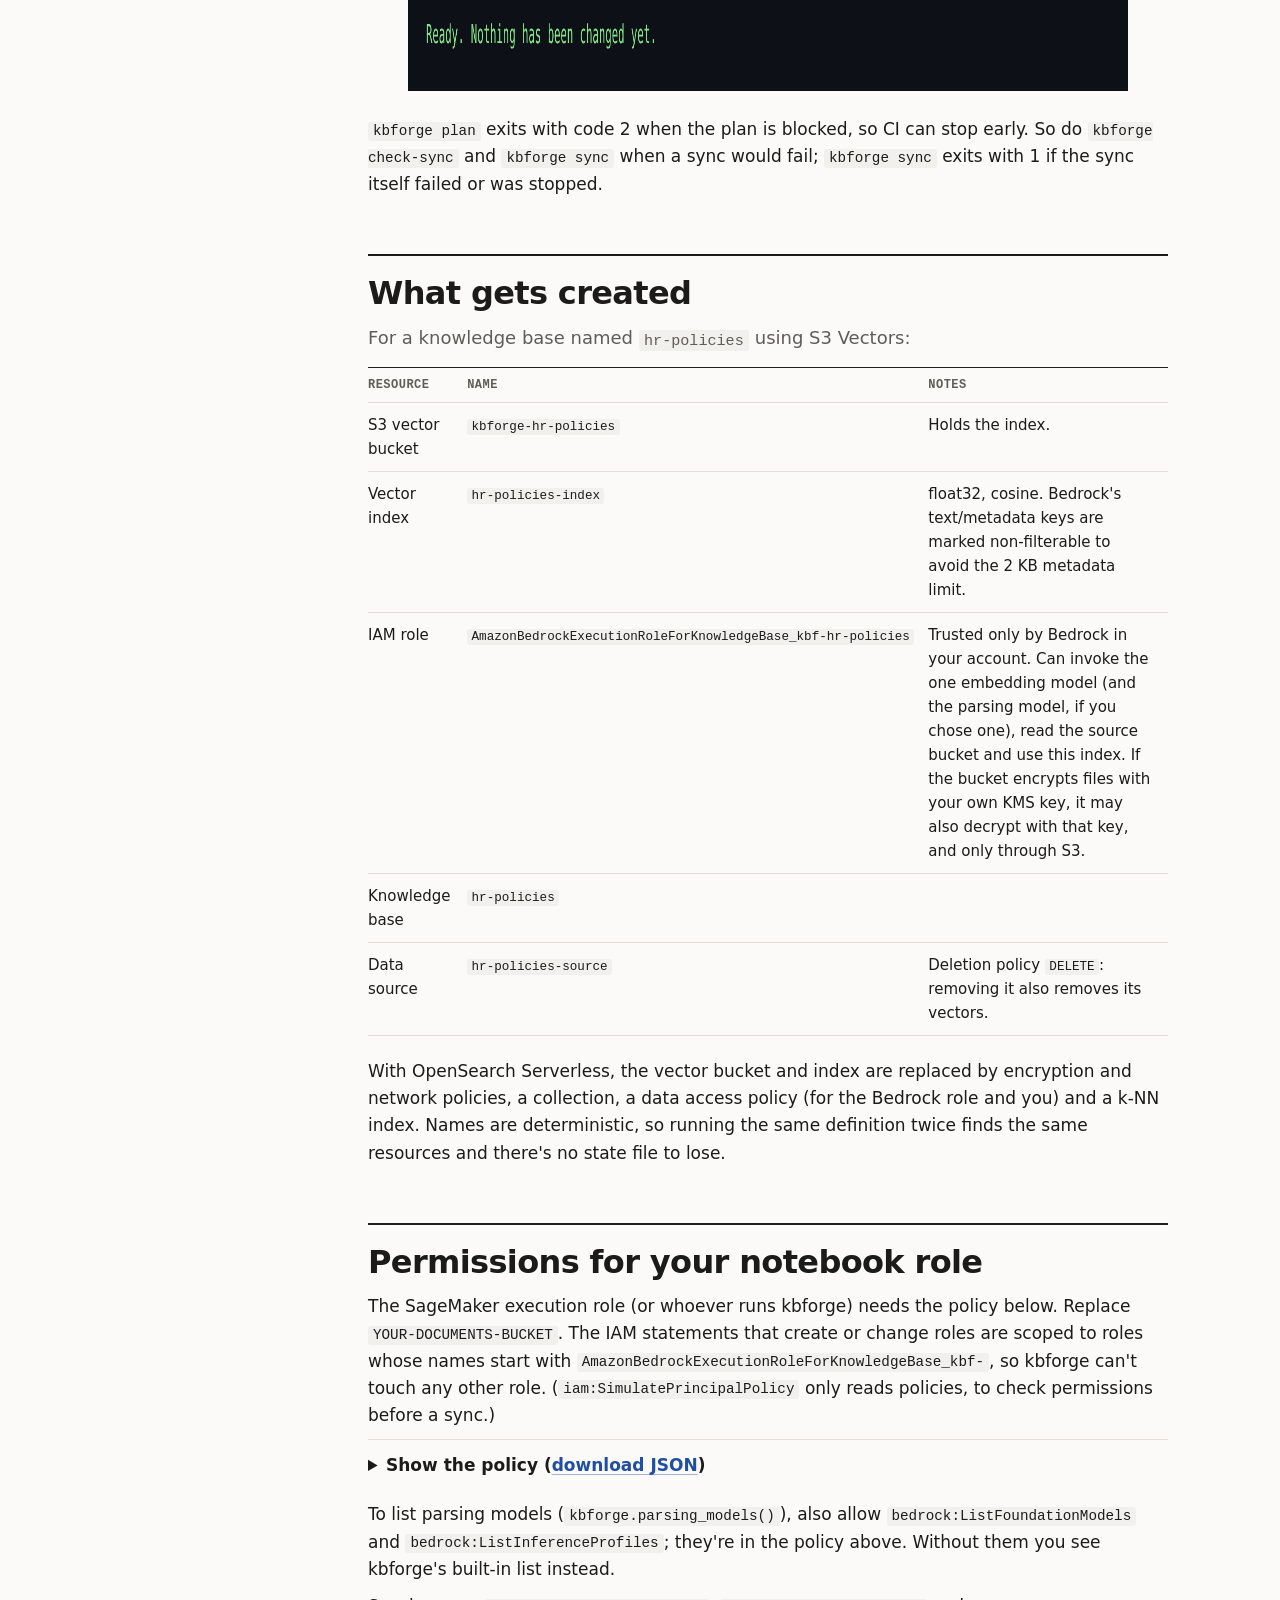
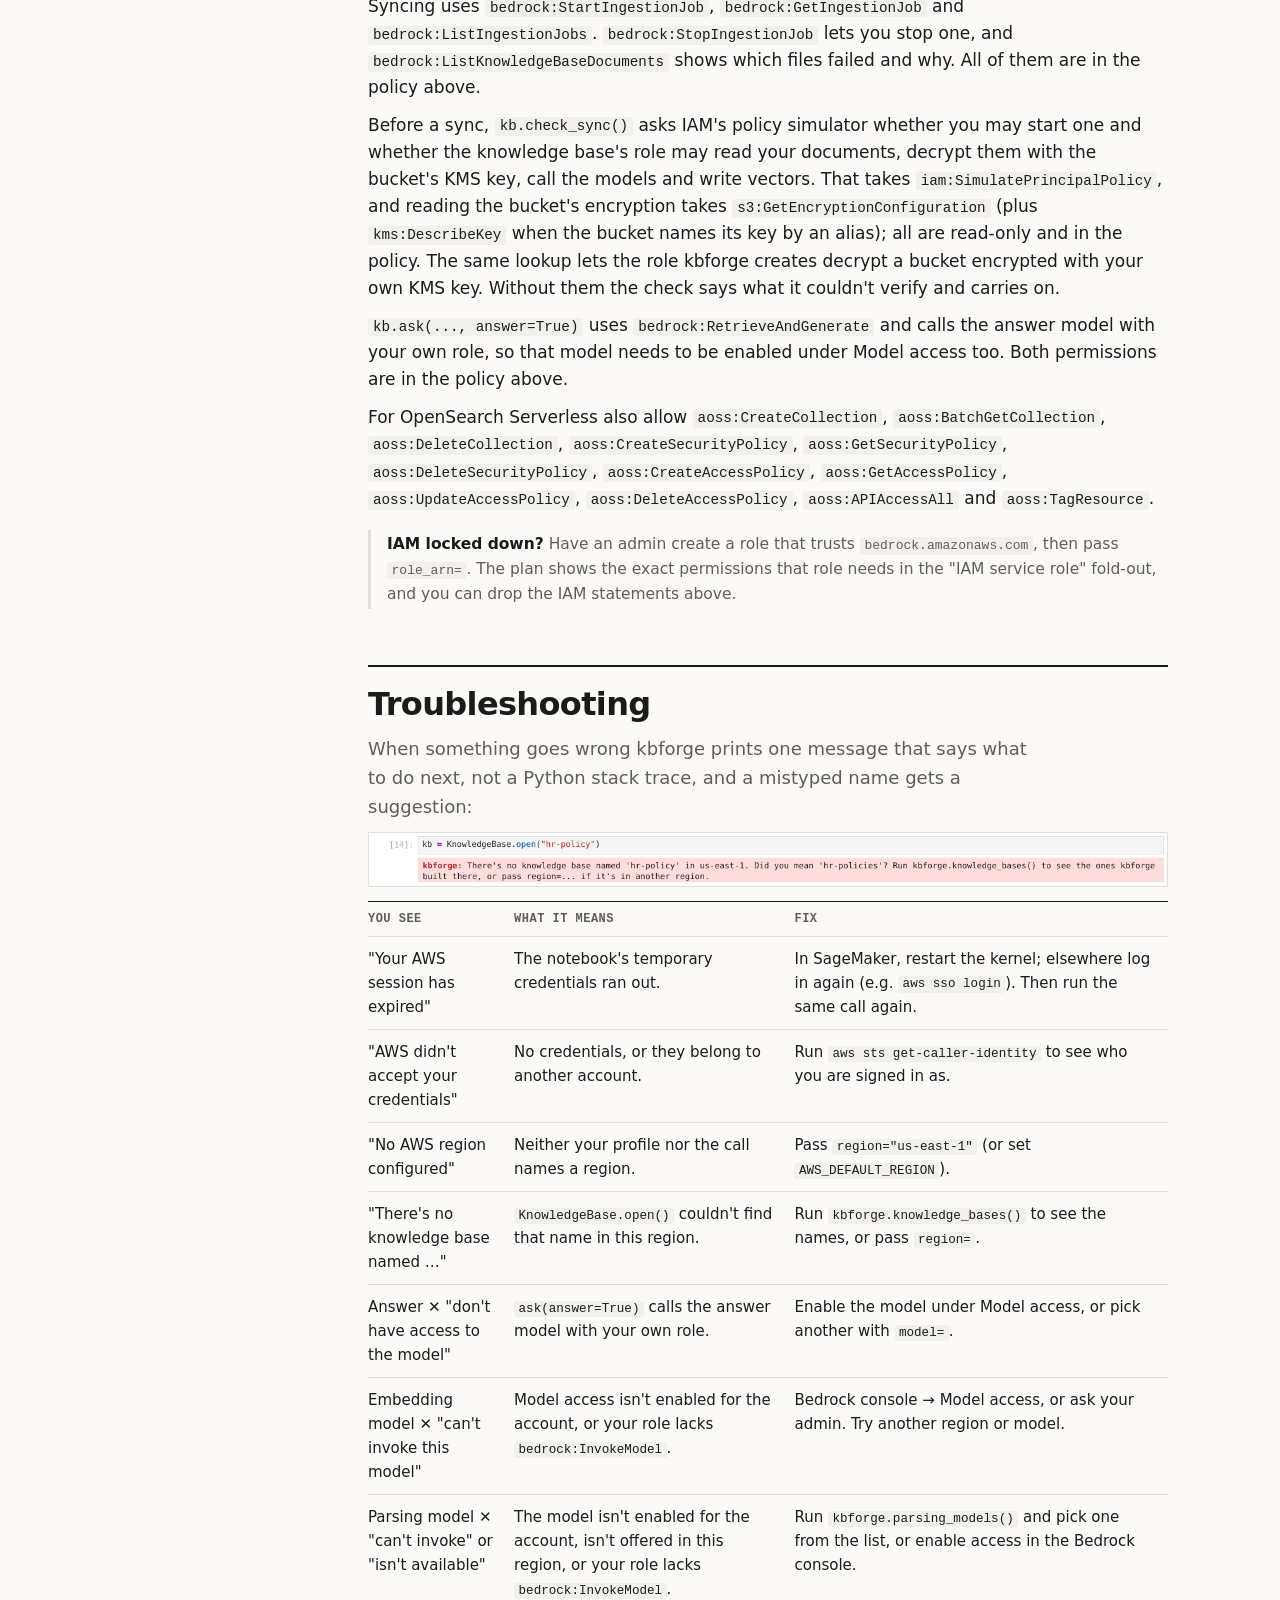
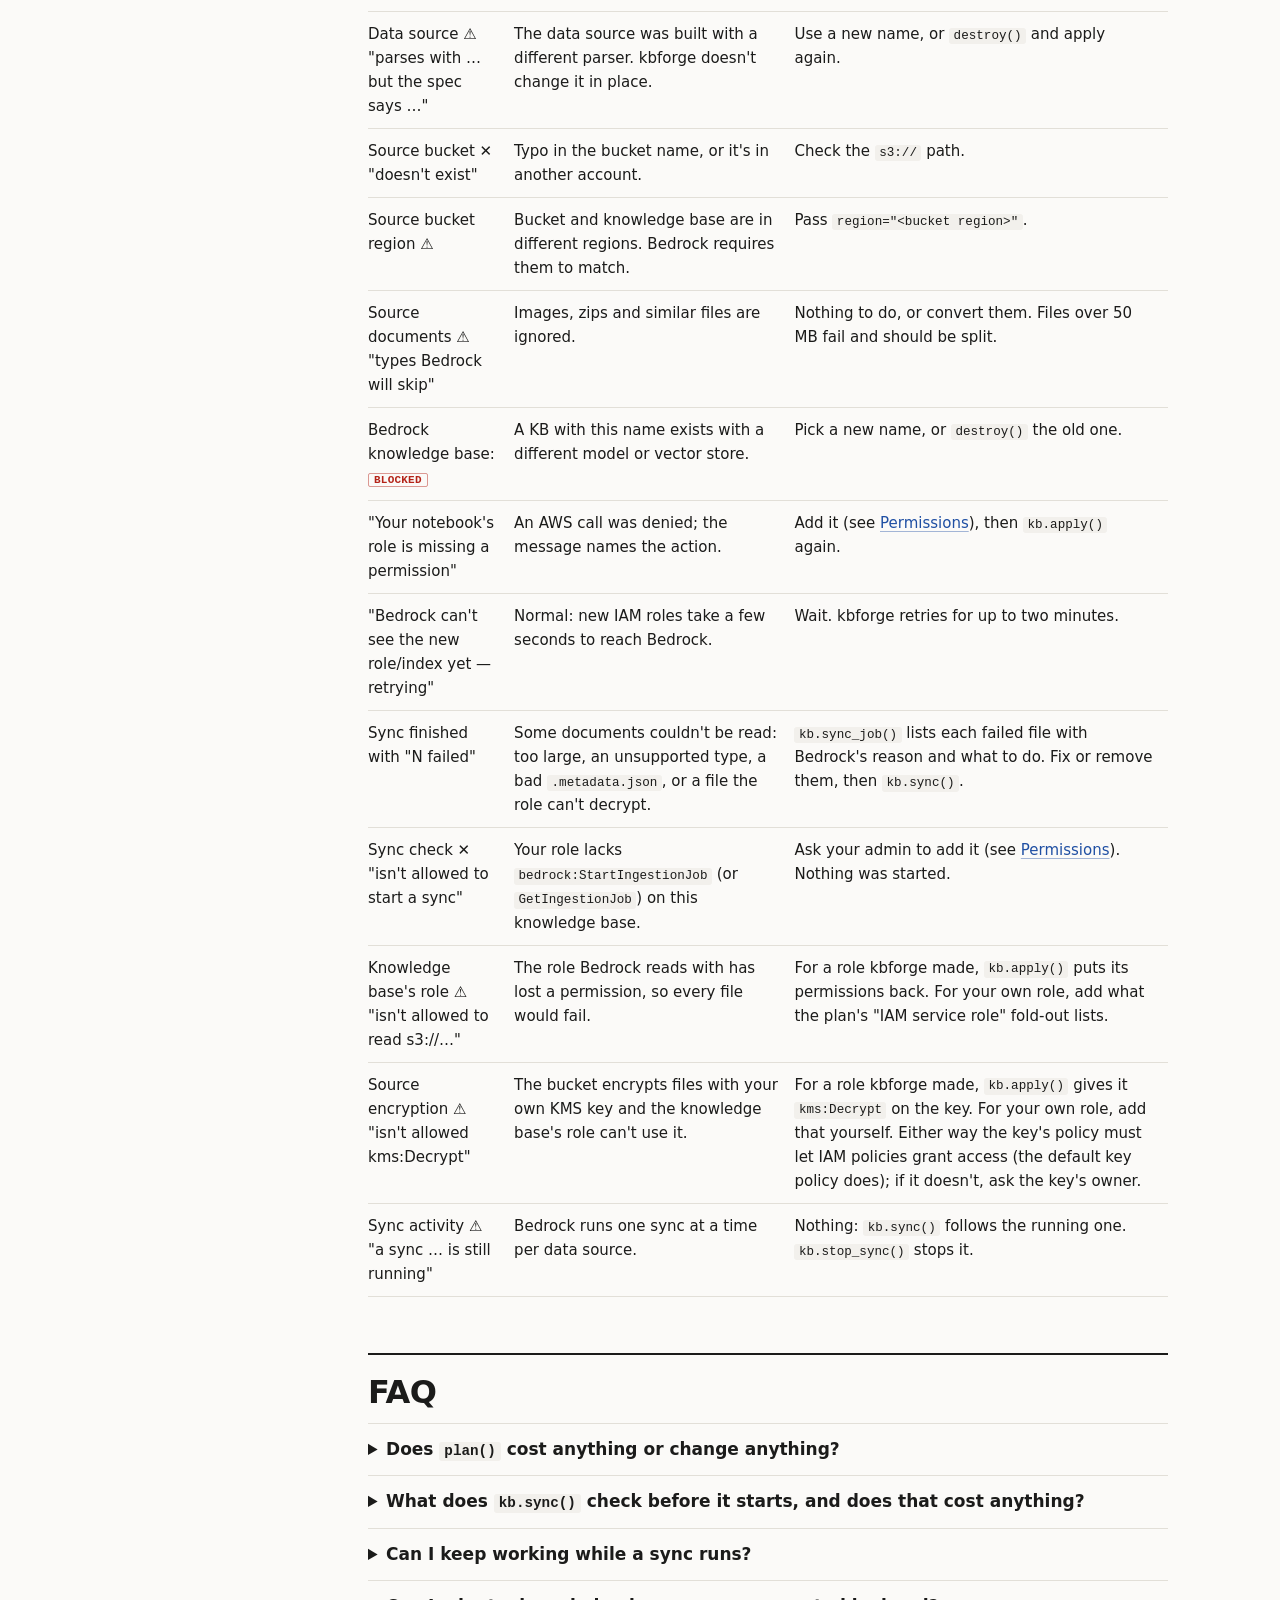
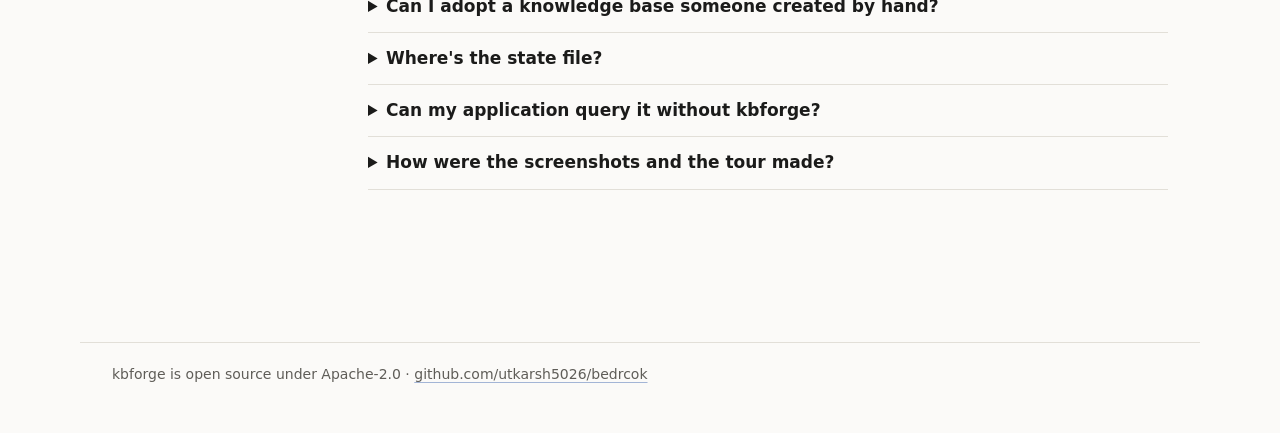
<file: docs/reference.html>
<!doctype html>
<html lang="en">
<head>
<meta charset="utf-8">
<meta name="viewport" content="width=device-width, initial-scale=1">
<title>Reference · kbforge</title>
<meta name="description" content="Every kbforge option, how to choose settings, the YAML and JSON formats and CLI, permissions, troubleshooting and FAQ.">
<link rel="icon" href="data:image/svg+xml,<svg xmlns='http://www.w3.org/2000/svg' viewBox='0 0 32 32'><rect width='32' height='32' fill='%231b1b1a'/><text x='16' y='21' font-family='monospace' font-weight='700' font-size='14' fill='%23f08a4b' text-anchor='middle'>kb</text></svg>">
<link rel="stylesheet" href="assets/site.css">
</head>
<body>

<header class="top">
  <div class="inner">
    <a class="brand" href="./"><span class="name">kb<span>forge</span></span></a>
    <nav>
      <a href="./">Guide</a>
      <a class="here" href="reference.html">Reference</a>
      <a class="opt" href="#troubleshooting">Help</a>
      <a href="https://github.com/utkarsh5026/bedrcok">GitHub</a>
    </nav>
  </div>
</header>

<div class="layout">
  <aside class="toc" aria-label="Contents">
    <div class="label">Settings</div>
    <a href="#options">Options</a>
    <a href="#choosing">Choosing settings</a>
    <div class="label">Automation</div>
    <a href="#yaml">YAML, JSON &amp; the CLI</a>
    <div class="label">Under the hood</div>
    <a href="#resources">What gets created</a>
    <a href="#permissions">Permissions</a>
    <div class="label">Help</div>
    <a href="#troubleshooting">Troubleshooting</a>
    <a href="#faq">FAQ</a>
    <div class="label">New here?</div>
    <a href="./">&larr; Back to the guide</a>
  </aside>

  <main>
    <h1>Reference</h1>
    <p class="sub">The <a href="./">guide</a> gets you from zero to a working knowledge base. This page is for when you want to change a setting, automate it, or something went wrong.</p>

    <h2 id="options">Options</h2>
    <p class="sub">Everything <code>KnowledgeBase(...)</code> accepts. The same keys work in YAML and JSON config files.</p>
    <div class="table-wrap"><table>
      <thead><tr><th>Option</th><th>Default</th><th>What it does</th></tr></thead>
      <tbody>
        <tr><td><code>name</code></td><td>required</td><td>Knowledge base name. Letters, digits, <code>-</code> and <code>_</code>. All other resource names are derived from it.</td></tr>
        <tr><td><code>source</code></td><td>required</td><td><code>"s3://bucket/prefix/"</code>, <code>"https://site"</code>, <code>S3Source(...)</code> or <code>WebSource([...], max_pages=500)</code>.</td></tr>
        <tr><td><code>embedding</code></td><td><code>titan-v2</code></td><td><code>titan-v2</code>, <code>cohere-en</code>, <code>cohere-multi</code>, <code>titan-v1</code>. Fixed once the KB exists.</td></tr>
        <tr><td><code>dimensions</code></td><td>model default</td><td>Vector size. Titan v2 supports 256, 512 or 1024.</td></tr>
        <tr><td><code>vector_store</code></td><td><code>s3_vectors</code></td><td><code>s3_vectors</code> or <code>opensearch_serverless</code>.</td></tr>
        <tr><td><code>chunking</code></td><td><code>fixed</code></td><td><code>fixed</code>, <code>hierarchical</code>, <code>semantic</code>, <code>none</code>, or <code>Chunking.fixed(500, 10)</code> for custom sizes. Fixed once the data source exists.</td></tr>
        <tr><td><code>parsing</code></td><td><code>default</code></td><td>How text is read out of each file. <code>default</code> extracts plain text. A parsing model (<code>"nova-lite"</code>, <code>"claude-sonnet-4"</code>, any model id from <code>kbforge.parsing_models()</code>, or <code>Parsing.foundation_model("nova-pro", prompt="...")</code>) reads tables, charts and scans in PDFs. <code>data_automation</code> uses Bedrock Data Automation. Not changed on an existing data source.</td></tr>
        <tr><td><code>role_arn</code></td><td>create one</td><td>Reuse an existing Bedrock role instead of creating one. It's never deleted by kbforge.</td></tr>
        <tr><td><code>permissions_boundary</code></td><td>none</td><td>Attached to the role kbforge creates, if your organisation requires one.</td></tr>
        <tr><td><code>region</code></td><td>session default</td><td>AWS region for everything. Must match your bucket's region.</td></tr>
        <tr><td><code>description</code></td><td>generated</td><td>Shown in the Bedrock console.</td></tr>
        <tr><td><code>tags</code></td><td><code>{}</code></td><td>Added to every resource, alongside <code>managed-by: kbforge</code> and <code>kbforge-kb: &lt;name&gt;</code>.</td></tr>
        <tr><td><code>sync</code></td><td><code>True</code></td><td>Run the first ingestion as part of <code>apply()</code>.</td></tr>
      </tbody>
    </table></div>

    <h3 id="choosing">Choosing settings</h3>
    <div class="table-wrap"><table>
      <thead><tr><th>Decision</th><th>Start with</th><th>Switch when</th></tr></thead>
      <tbody>
        <tr><td>Vector store</td><td><b>S3 Vectors</b>: serverless, no minimum cost, nothing to manage.</td><td>You need hybrid (keyword + vector) search or very low-latency, high-QPS queries. OpenSearch Serverless bills for at least a couple of OCUs while it exists.</td></tr>
        <tr><td>Embedding model</td><td><b>Titan v2, 1024d</b>: cheap, multilingual, long input.</td><td>English-only corpus where retrieval quality matters most: try <code>cohere-en</code>. Many languages mixed together: <code>cohere-multi</code>.</td></tr>
        <tr><td>Parsing</td><td><b>Default parser</b>: plain text, free and fast.</td><td>PDFs whose meaning sits in tables, charts or scanned pages: a parsing model. Start with <code>nova-lite</code> (cheap); <code>nova-pro</code> or <code>claude-sonnet-4</code> for dense layouts. Each page is a model call on every sync, so syncs are slower and cost more. Run <code>kbforge.parsing_models()</code> (or <code>kbforge parsers</code>) to see what your account offers. If the model can't read a file, Bedrock falls back to the default parser for it.</td></tr>
        <tr><td>Chunking</td><td><b>Fixed, 300 tokens, 20% overlap.</b></td><td>Long structured documents (policies, manuals): <code>hierarchical</code>. Topic changes don't line up with paragraphs: <code>semantic</code> (slower and costs more per sync). Already-small files such as FAQs: <code>none</code>.</td></tr>
      </tbody>
    </table></div>
    <div class="callout">Embedding model, vector store, parsing and chunking can't be changed in place. To try different settings, give the knowledge base a new name (e.g. <code>hr-policies-v2</code>), compare with <code>ask()</code>, then <code>destroy()</code> the one you don't keep.</div>

    <h2 id="yaml">YAML, JSON &amp; the CLI</h2>
    <p>Keep definitions in git and build them from a terminal or CI with the same plan → apply flow. <a href="https://github.com/utkarsh5026/bedrcok/blob/main/examples/kb.yaml"><code>examples/kb.yaml</code></a> documents every option, including the settings for each chunking strategy. From a notebook, <code>kb.save("kb.yaml")</code> (or <code>"kb.json"</code>) writes the file and <code>KnowledgeBase.from_file("kb.yaml")</code> reads it back; the extension picks the format.</p>
<pre><code><span class="c"># kb.yaml</span>
name: hr-policies
region: us-east-1
source:
  s3: s3://my-company-docs/hr/
embedding: titan-v2
vector_store: s3_vectors
chunking:
  strategy: fixed
  max_tokens: 300
  overlap_percent: 20
parsing:                        <span class="c"># optional: have a model read tables, charts and scans</span>
  strategy: foundation_model    <span class="c"># default | foundation_model | data_automation</span>
  model: nova-lite              <span class="c"># see: kbforge parsers</span>
  prompt: Transcribe every table as Markdown.   <span class="c"># optional</span>
tags:
  team: people-ops</code></pre>
    <p>Each chunking strategy takes its own settings. Give only the ones for the strategy you pick; a setting from another strategy is reported as an error:</p>
    <ul>
      <li><code>fixed</code>: <code>max_tokens</code>, <code>overlap_percent</code></li>
      <li><code>hierarchical</code>: <code>parent_tokens</code>, <code>child_tokens</code>, <code>overlap_tokens</code></li>
      <li><code>semantic</code>: <code>max_tokens</code>, <code>buffer_size</code>, <code>breakpoint_threshold</code></li>
      <li><code>none</code>: no settings</li>
    </ul>
<pre><code>chunking:
  strategy: hierarchical
  parent_tokens: 1500
  child_tokens: 300
  overlap_tokens: 60</code></pre>
    <p>Prefer JSON? Use the same keys in a <code>.json</code> file (see <a href="https://github.com/utkarsh5026/bedrcok/blob/main/examples/kb.json"><code>examples/kb.json</code></a>); every command below accepts either.</p>
<pre><code>{
  "name": "hr-policies",
  "source": {"s3": "s3://my-company-docs/hr/"},
  "chunking": {"strategy": "semantic", "max_tokens": 300, "buffer_size": 0, "breakpoint_threshold": 95}
}</code></pre>
<pre><code>kbforge init                      <span class="c"># write a starter kb.yaml (kbforge init kb.json for JSON)</span>
kbforge plan kb.yaml              <span class="c"># checks + what would be built</span>
kbforge apply kb.yaml             <span class="c"># asks before changing anything (-y to skip)</span>
kbforge ask kb.yaml "question"   <span class="c"># --answer for a written answer with citations</span>
kbforge list                      <span class="c"># knowledge bases kbforge built in this region</span>
kbforge check-sync kb.yaml        <span class="c"># would a sync work? read-only</span>
kbforge sync kb.yaml              <span class="c"># checks first (--skip-checks), then waits (--no-wait)</span>
kbforge syncs kb.yaml             <span class="c"># recent syncs; add "latest" or a job id for failed files</span>
kbforge stop-sync kb.yaml
kbforge status kb.yaml
kbforge destroy kb.yaml
kbforge models                    <span class="c"># supported embedding models</span>
kbforge parsers                   <span class="c"># models your account can use to parse documents</span></code></pre>
    <figure class="narrow">
      <a href="assets/screens/cli-plan.png"><img src="assets/screens/cli-plan.png" alt="Terminal output of kbforge plan: preflight checks with ticks and a colour-coded list of steps" loading="lazy" width="1760" height="1114"></a>
    </figure>
    <p><code>kbforge plan</code> exits with code 2 when the plan is blocked, so CI can stop early. So do <code>kbforge check-sync</code> and <code>kbforge sync</code> when a sync would fail; <code>kbforge sync</code> exits with 1 if the sync itself failed or was stopped.</p>

    <h2 id="resources">What gets created</h2>
    <p class="sub">For a knowledge base named <code>hr-policies</code> using S3 Vectors:</p>
    <div class="table-wrap"><table>
      <thead><tr><th>Resource</th><th>Name</th><th>Notes</th></tr></thead>
      <tbody>
        <tr><td>S3 vector bucket</td><td><code>kbforge-hr-policies</code></td><td>Holds the index.</td></tr>
        <tr><td>Vector index</td><td><code>hr-policies-index</code></td><td>float32, cosine. Bedrock's text/metadata keys are marked non-filterable to avoid the 2 KB metadata limit.</td></tr>
        <tr><td>IAM role</td><td><code>AmazonBedrockExecutionRoleForKnowledgeBase_kbf-hr-policies</code></td><td>Trusted only by Bedrock in your account. Can invoke the one embedding model (and the parsing model, if you chose one), read the source bucket and use this index. If the bucket encrypts files with your own KMS key, it may also decrypt with that key, and only through S3.</td></tr>
        <tr><td>Knowledge base</td><td><code>hr-policies</code></td><td></td></tr>
        <tr><td>Data source</td><td><code>hr-policies-source</code></td><td>Deletion policy <code>DELETE</code>: removing it also removes its vectors.</td></tr>
      </tbody>
    </table></div>
    <p>With OpenSearch Serverless, the vector bucket and index are replaced by encryption and network policies, a collection, a data access policy (for the Bedrock role and you) and a k-NN index. Names are deterministic, so running the same definition twice finds the same resources and there's no state file to lose.</p>

    <h2 id="permissions">Permissions for your notebook role</h2>
    <p>The SageMaker execution role (or whoever runs kbforge) needs the policy below. Replace <code>YOUR-DOCUMENTS-BUCKET</code>. The IAM statements that create or change roles are scoped to roles whose names start with <code>AmazonBedrockExecutionRoleForKnowledgeBase_kbf-</code>, so kbforge can't touch any other role. (<code>iam:SimulatePrincipalPolicy</code> only reads policies, to check permissions before a sync.)</p>
    <details>
      <summary>Show the policy (<a href="notebook-role-policy.json" download>download JSON</a>)</summary>
      <pre><code id="policy">Loading…</code></pre>
    </details>
    <p>To list parsing models (<code>kbforge.parsing_models()</code>), also allow <code>bedrock:ListFoundationModels</code> and <code>bedrock:ListInferenceProfiles</code>; they're in the policy above. Without them you see kbforge's built-in list instead.</p>
    <p>Syncing uses <code>bedrock:StartIngestionJob</code>, <code>bedrock:GetIngestionJob</code> and <code>bedrock:ListIngestionJobs</code>. <code>bedrock:StopIngestionJob</code> lets you stop one, and <code>bedrock:ListKnowledgeBaseDocuments</code> shows which files failed and why. All of them are in the policy above.</p>
    <p>Before a sync, <code>kb.check_sync()</code> asks IAM's policy simulator whether you may start one and whether the knowledge base's role may read your documents, decrypt them with the bucket's KMS key, call the models and write vectors. That takes <code>iam:SimulatePrincipalPolicy</code>, and reading the bucket's encryption takes <code>s3:GetEncryptionConfiguration</code> (plus <code>kms:DescribeKey</code> when the bucket names its key by an alias); all are read-only and in the policy. The same lookup lets the role kbforge creates decrypt a bucket encrypted with your own KMS key. Without them the check says what it couldn't verify and carries on.</p>
    <p><code>kb.ask(..., answer=True)</code> uses <code>bedrock:RetrieveAndGenerate</code> and calls the answer model with your own role, so that model needs to be enabled under Model access too. Both permissions are in the policy above.</p>
    <p>For OpenSearch Serverless also allow <code>aoss:CreateCollection</code>, <code>aoss:BatchGetCollection</code>, <code>aoss:DeleteCollection</code>, <code>aoss:CreateSecurityPolicy</code>, <code>aoss:GetSecurityPolicy</code>, <code>aoss:DeleteSecurityPolicy</code>, <code>aoss:CreateAccessPolicy</code>, <code>aoss:GetAccessPolicy</code>, <code>aoss:UpdateAccessPolicy</code>, <code>aoss:DeleteAccessPolicy</code>, <code>aoss:APIAccessAll</code> and <code>aoss:TagResource</code>.</p>
    <div class="callout"><b>IAM locked down?</b> Have an admin create a role that trusts <code>bedrock.amazonaws.com</code>, then pass <code>role_arn=</code>. The plan shows the exact permissions that role needs in the "IAM service role" fold-out, and you can drop the IAM statements above.</div>

    <h2 id="troubleshooting">Troubleshooting</h2>
    <p class="sub">When something goes wrong kbforge prints one message that says what to do next, not a Python stack trace, and a mistyped name gets a suggestion:</p>
    <figure class="shot"><a href="assets/screens/error.png"><picture><source media="(prefers-color-scheme: dark)" srcset="assets/screens/error-dark.png"><img src="assets/screens/error.png" alt="A one-line kbforge error: no knowledge base named hr-policy, did you mean hr-policies?" loading="lazy" width="2524" height="168"></picture></a></figure>
    <div class="table-wrap"><table>
      <thead><tr><th>You see</th><th>What it means</th><th>Fix</th></tr></thead>
      <tbody>
        <tr><td>"Your AWS session has expired"</td><td>The notebook's temporary credentials ran out.</td><td>In SageMaker, restart the kernel; elsewhere log in again (e.g. <code>aws sso login</code>). Then run the same call again.</td></tr>
        <tr><td>"AWS didn't accept your credentials"</td><td>No credentials, or they belong to another account.</td><td>Run <code>aws sts get-caller-identity</code> to see who you are signed in as.</td></tr>
        <tr><td>"No AWS region configured"</td><td>Neither your profile nor the call names a region.</td><td>Pass <code>region="us-east-1"</code> (or set <code>AWS_DEFAULT_REGION</code>).</td></tr>
        <tr><td>"There's no knowledge base named …"</td><td><code>KnowledgeBase.open()</code> couldn't find that name in this region.</td><td>Run <code>kbforge.knowledge_bases()</code> to see the names, or pass <code>region=</code>.</td></tr>
        <tr><td>Answer ✕ "don't have access to the model"</td><td><code>ask(answer=True)</code> calls the answer model with your own role.</td><td>Enable the model under Model access, or pick another with <code>model=</code>.</td></tr>
        <tr><td>Embedding model ✕ "can't invoke this model"</td><td>Model access isn't enabled for the account, or your role lacks <code>bedrock:InvokeModel</code>.</td><td>Bedrock console → Model access, or ask your admin. Try another region or model.</td></tr>
        <tr><td>Parsing model ✕ "can't invoke" or "isn't available"</td><td>The model isn't enabled for the account, isn't offered in this region, or your role lacks <code>bedrock:InvokeModel</code>.</td><td>Run <code>kbforge.parsing_models()</code> and pick one from the list, or enable access in the Bedrock console.</td></tr>
        <tr><td>Data source ⚠ "parses with … but the spec says …"</td><td>The data source was built with a different parser. kbforge doesn't change it in place.</td><td>Use a new name, or <code>destroy()</code> and apply again.</td></tr>
        <tr><td>Source bucket ✕ "doesn't exist"</td><td>Typo in the bucket name, or it's in another account.</td><td>Check the <code>s3://</code> path.</td></tr>
        <tr><td>Source bucket region ⚠</td><td>Bucket and knowledge base are in different regions. Bedrock requires them to match.</td><td>Pass <code>region="&lt;bucket region&gt;"</code>.</td></tr>
        <tr><td>Source documents ⚠ "types Bedrock will skip"</td><td>Images, zips and similar files are ignored.</td><td>Nothing to do, or convert them. Files over 50 MB fail and should be split.</td></tr>
        <tr><td>Bedrock knowledge base: <span class="badge" style="--c:var(--red)">blocked</span></td><td>A KB with this name exists with a different model or vector store.</td><td>Pick a new name, or <code>destroy()</code> the old one.</td></tr>
        <tr><td>"Your notebook's role is missing a permission"</td><td>An AWS call was denied; the message names the action.</td><td>Add it (see <a href="#permissions">Permissions</a>), then <code>kb.apply()</code> again.</td></tr>
        <tr><td>"Bedrock can't see the new role/index yet — retrying"</td><td>Normal: new IAM roles take a few seconds to reach Bedrock.</td><td>Wait. kbforge retries for up to two minutes.</td></tr>
        <tr><td>Sync finished with "N failed"</td><td>Some documents couldn't be read: too large, an unsupported type, a bad <code>.metadata.json</code>, or a file the role can't decrypt.</td><td><code>kb.sync_job()</code> lists each failed file with Bedrock's reason and what to do. Fix or remove them, then <code>kb.sync()</code>.</td></tr>
        <tr><td>Sync check ✕ "isn't allowed to start a sync"</td><td>Your role lacks <code>bedrock:StartIngestionJob</code> (or <code>GetIngestionJob</code>) on this knowledge base.</td><td>Ask your admin to add it (see <a href="#permissions">Permissions</a>). Nothing was started.</td></tr>
        <tr><td>Knowledge base's role ⚠ "isn't allowed to read s3://…"</td><td>The role Bedrock reads with has lost a permission, so every file would fail.</td><td>For a role kbforge made, <code>kb.apply()</code> puts its permissions back. For your own role, add what the plan's "IAM service role" fold-out lists.</td></tr>
        <tr><td>Source encryption ⚠ "isn't allowed kms:Decrypt"</td><td>The bucket encrypts files with your own KMS key and the knowledge base's role can't use it.</td><td>For a role kbforge made, <code>kb.apply()</code> gives it <code>kms:Decrypt</code> on the key. For your own role, add that yourself. Either way the key's policy must let IAM policies grant access (the default key policy does); if it doesn't, ask the key's owner.</td></tr>
        <tr><td>Sync activity ⚠ "a sync … is still running"</td><td>Bedrock runs one sync at a time per data source.</td><td>Nothing: <code>kb.sync()</code> follows the running one. <code>kb.stop_sync()</code> stops it.</td></tr>
      </tbody>
    </table></div>

    <h2 id="faq">FAQ</h2>
    <details><summary>Does <code>plan()</code> cost anything or change anything?</summary><p>It changes nothing. The only billable call is one tiny embedding of the word "hello", which proves the model works for you (plus a one-token request to the parsing model, if you chose one). It costs a fraction of a cent.</p></details>
    <details><summary>What does <code>kb.sync()</code> check before it starts, and does that cost anything?</summary><p>The same read-only checks as <code>kb.check_sync()</code>: your credentials, that the knowledge base and data source are ready, whether a sync is already running, your permissions, the knowledge base's role (it exists, trusts Bedrock, may read the source, its KMS key and the models, and write vectors), the models and the files in the source. The only billable calls are the same ones the plan makes: a one-word embedding, plus a one-token request to the parsing model if you chose one. Pass <code>check=False</code> to skip them.</p></details>
    <details><summary>Can I keep working while a sync runs?</summary><p>Yes. <code>kb.sync(wait=False)</code> starts it and returns at once, and <code>kb.sync_panel()</code> follows a running sync in the background while the notebook stays free. The sync runs in AWS either way, so closing the notebook doesn't stop it; <code>kb.syncs()</code> shows how it's going later.</p></details>
    <details><summary>Can I adopt a knowledge base someone created by hand?</summary><p>If you use the same name, kbforge finds it and shows it as <span class="badge" style="--c:var(--muted)">exists</span>, or as <span class="badge" style="--c:var(--red)">blocked</span> if its settings differ. <code>destroy()</code> leaves it alone because it has no kbforge tag.</p></details>
    <details><summary>Where's the state file?</summary><p>There isn't one. Every resource name is derived from the knowledge base name, so kbforge always looks the resources up live in AWS. Two people running the same config file see the same plan.</p></details>
    <details><summary>Can my application query it without kbforge?</summary><p>Yes. It's a normal Bedrock knowledge base. Use <code>bedrock-agent-runtime</code>'s <code>retrieve</code> or <code>retrieve_and_generate</code> with the knowledge base ID from the "ready" card.</p></details>
    <details><summary>How were the screenshots and the tour made?</summary><p>By running a real JupyterLab against a simulated AWS account (the same fake the test-suite uses), so the IDs are made up and builds finish in seconds. Real builds take a few minutes, mostly for the first sync. Each screenshot is taken in JupyterLab's light and dark themes, and the guide shows the one matching your system. Regenerate the screenshots with <code>make docs-screens</code>. The tour on the guide page animates those same screenshots; <code>make docs-video</code> exports it as an MP4.</p></details>
  </main>
</div>

<footer>kbforge is open source under Apache-2.0 · <a href="https://github.com/utkarsh5026/bedrcok">github.com/utkarsh5026/bedrcok</a></footer>

<script src="assets/site.js" defer></script>
</body>
</html>
</file>
<file: docs/assets/site.css>
/* Shared styles for the kbforge docs site (index.html and reference.html).
   Deliberately plain: one accent colour, no gradients, thin rules, type doing the work.
   Colours are CSS variables so the site follows the reader's light/dark setting. */

:root {
  --bg: #fbfaf8; --bg-soft: #f2f0ec; --bg-code: #f2f0ec; --fg: #1b1b1a; --muted: #5f5d58;
  --border: #e2dfd8; --rule: #1b1b1a; --accent: #b4410e; --accent-soft: #f6e7de;
  --green: #2f6b3a; --amber: #8a5a00; --red: #b42318; --link: #1f4fa3;
  --mono: "JetBrains Mono", ui-monospace, SFMono-Regular, Menlo, Consolas, "Liberation Mono", monospace;
  --sans: -apple-system, BlinkMacSystemFont, "Segoe UI", system-ui, "Helvetica Neue", Arial, sans-serif;
}
@media (prefers-color-scheme: dark) {
  :root {
    --bg: #151514; --bg-soft: #1d1d1b; --bg-code: #1d1d1b; --fg: #ecebe7; --muted: #a3a09a;
    --border: #2f2e2b; --rule: #ecebe7; --accent: #f08a4b; --accent-soft: #33231a;
    --green: #7cc28a; --amber: #e0b04a; --red: #f08178; --link: #8fb3f2;
  }
}

* { box-sizing: border-box; }
html { scroll-behavior: smooth; scroll-padding-top: 72px; }
body { margin: 0; background: var(--bg); color: var(--fg); font: 17px/1.6 var(--sans); -webkit-font-smoothing: antialiased; }
a { color: var(--link); text-decoration: underline; text-decoration-thickness: 1px; text-underline-offset: 3px; text-decoration-color: color-mix(in srgb, var(--link) 40%, transparent); }
a:hover { text-decoration-color: currentColor; }
img { max-width: 100%; }
code { overflow-wrap: anywhere; font-family: var(--mono); font-size: .84em; background: var(--bg-code); padding: .1em .35em; border-radius: 3px; }
pre { position: relative; margin: 16px 0 22px; padding: 16px 18px; background: var(--bg-code); border-radius: 4px; overflow-x: auto; font: 13.5px/1.65 var(--mono); }
pre code { background: none; padding: 0; font-size: inherit; overflow-wrap: normal; }
.copy { position: absolute; top: 8px; right: 8px; font: 12px var(--sans); padding: 3px 8px; border-radius: 3px; border: 1px solid var(--border); background: var(--bg); color: var(--muted); cursor: pointer; opacity: 0; transition: opacity .15s; }
pre:hover .copy, .copy:focus { opacity: 1; }
.c { color: var(--muted); }
.k { color: var(--fg); font-weight: 600; }
.s { color: var(--green); }

/* Top bar */
header.top { position: sticky; top: 0; z-index: 20; background: var(--bg); border-bottom: 1px solid var(--border); }
header.top .inner { max-width: 1120px; margin: 0 auto; padding: 14px 32px; display: flex; align-items: baseline; gap: 28px; }
.brand { font: 700 17px var(--mono); color: var(--fg); text-decoration: none; letter-spacing: -.02em; }
.brand .name span { color: var(--accent); }
.brand .logo { display: none; }
header.top nav { margin-left: auto; display: flex; gap: 24px; font-size: 15px; }
header.top nav a { color: var(--muted); text-decoration: none; }
header.top nav a:hover { color: var(--fg); }
header.top nav a.here { color: var(--fg); }

.wrap { max-width: 1120px; margin: 0 auto; padding: 0 32px; }

/* Opening */
.hero { padding: 72px 0 24px; }
.hero h1 { font-size: clamp(34px, 4.6vw, 52px); line-height: 1.08; letter-spacing: -.03em; font-weight: 700; margin: 0 0 20px; max-width: 820px; }
.hero p.lead { font-size: 20px; line-height: 1.5; color: var(--muted); margin: 0 0 28px; max-width: 640px; }
.hero pre { max-width: 820px; }

/* Sections: a heavy rule and a left-aligned heading, nothing else */
section.block { padding: 64px 0 0; }
section.block > .wrap > h2:first-child, section.block h2.head { border-top: 2px solid var(--rule); padding-top: 18px; }
h2 { font-size: clamp(26px, 3vw, 32px); letter-spacing: -.02em; line-height: 1.2; margin: 0 0 12px; font-weight: 700; }
h3 { font-size: 20px; margin: 32px 0 6px; letter-spacing: -.01em; }
p { margin: 10px 0; }
.sub { color: var(--muted); margin-top: 0; font-size: 18px; max-width: 680px; }
.kicker { font: 600 12px var(--mono); letter-spacing: .04em; text-transform: uppercase; color: var(--muted); }
.measure { max-width: 680px; }

/* Video player */
.player { margin: 36px 0 0; }
.screen { position: relative; aspect-ratio: 16 / 9; overflow: hidden; background: #111; border: 1px solid var(--border); }
.controls { display: flex; align-items: center; gap: 14px; margin-top: 10px; }
.controls button.play { width: 34px; height: 34px; border: 1px solid var(--rule); background: var(--bg); color: var(--fg); font-size: 12px; cursor: pointer; flex: none; display: grid; place-items: center; border-radius: 0; }
.controls button.play:hover { background: var(--fg); color: var(--bg); }
.timeline { position: relative; flex: 1; height: 4px; background: var(--border); cursor: pointer; display: flex; gap: 2px; }
.timeline .seg { position: relative; height: 100%; background: color-mix(in srgb, var(--muted) 25%, transparent); overflow: hidden; }
.timeline .seg i { position: absolute; inset: 0 auto 0 0; width: 0; background: var(--accent); }
.controls .time { font: 12.5px var(--mono); color: var(--muted); min-width: 84px; text-align: right; }
.chapters { display: flex; flex-wrap: wrap; gap: 4px 18px; margin-top: 10px; font-size: 14px; }
.chapters button { font: inherit; color: var(--muted); background: none; border: 0; padding: 2px 0; cursor: pointer; border-bottom: 1px solid transparent; }
.chapters button:hover { color: var(--fg); }
.chapters button.on { color: var(--fg); border-bottom-color: var(--accent); }
.player .note { font-size: 14px; color: var(--muted); margin-top: 12px; }

/* The pipeline, drawn as text */
.pipeline { display: flex; flex-wrap: wrap; align-items: stretch; margin: 28px 0 20px; border: 1px solid var(--border); }
.pipeline div { flex: 1 1 160px; padding: 14px 16px; border-right: 1px solid var(--border); position: relative; }
.pipeline div:last-child { border-right: 0; }
.pipeline b { display: block; font: 600 13px var(--mono); margin-bottom: 4px; }
.pipeline span { display: block; color: var(--muted); font-size: 14px; line-height: 1.45; }
.pipeline div:not(:last-child)::after { content: "→"; position: absolute; right: -8px; top: 12px; background: var(--bg); color: var(--muted); font-size: 13px; line-height: 1; padding: 2px 0; }

/* Two-column lists */
.cols { display: grid; grid-template-columns: repeat(2, minmax(0, 1fr)); gap: 32px; margin-top: 20px; }
.cols h3 { margin-top: 0; font-size: 17px; }
.cols p { color: var(--muted); margin: 0; font-size: 16px; }

ol.cells { list-style: none; counter-reset: c; padding: 0; margin: 22px 0 0; display: grid; grid-template-columns: repeat(4, minmax(0, 1fr)); border-top: 1px solid var(--border); }
ol.cells li { counter-increment: c; padding: 14px 18px 0 0; }
ol.cells li::before { content: counter(c); font: 600 13px var(--mono); color: var(--accent); display: block; margin-bottom: 2px; }
ol.cells a { color: var(--fg); font-weight: 600; text-decoration: none; }
ol.cells a:hover { text-decoration: underline; }
ol.cells span { display: block; color: var(--muted); font-size: 15px; }

/* Walkthrough rows: text on one side, screenshot on the other */
.row { display: grid; grid-template-columns: minmax(0, 4fr) minmax(0, 7fr); gap: 48px; align-items: start; padding: 40px 0; border-top: 1px solid var(--border); }
.row .text { position: sticky; top: 88px; }
.row .num { font: 600 12px var(--mono); text-transform: uppercase; letter-spacing: .04em; color: var(--accent); }
.row h3 { margin: 4px 0 10px; font-size: 22px; }
.row p { color: var(--muted); font-size: 16px; }
.row p b { color: var(--fg); font-weight: 600; }
.shot { margin: 0; }
.shot a { display: block; border: 1px solid var(--border); overflow: hidden; background: var(--bg); }
.shot img { display: block; width: 100%; height: auto; }
.shot.tall a { max-height: 620px; position: relative; }
.shot.tall a::after { content: "Open full size"; position: absolute; inset: auto 0 0; padding: 48px 0 12px; text-align: center; font: 13px var(--sans); color: var(--fg); background: linear-gradient(transparent, var(--bg) 75%); }
figcaption { font-size: 14px; color: var(--muted); margin-top: 8px; }
.shot + .shot { margin-top: 20px; }

/* Tabs */
.tabs { margin-top: 20px; }
.tablist { display: flex; gap: 24px; flex-wrap: wrap; border-bottom: 1px solid var(--border); }
.tablist button { font: 15px var(--sans); color: var(--muted); background: none; border: 0; border-bottom: 2px solid transparent; padding: 10px 0; cursor: pointer; margin-bottom: -1px; }
.tablist button[aria-selected="true"] { color: var(--fg); border-bottom-color: var(--accent); }
.tabpanel[hidden] { display: none; }
.tabpanel .row { border-top: 0; }

/* Callouts, badges, tables */
.callout { padding: 2px 0 2px 16px; border-left: 3px solid var(--border); margin: 18px 0; font-size: 15.5px; color: var(--muted); }
.callout.warn { border-left-color: var(--amber); }
.callout.good { border-left-color: var(--green); }
.callout b { color: var(--fg); }
.legend { display: grid; grid-template-columns: repeat(2, minmax(0, 1fr)); gap: 6px 16px; margin: 14px 0; font-size: 14.5px; }
.legend div { display: flex; gap: 10px; align-items: baseline; color: var(--muted); }
.badge { display: inline-block; font: 600 11px var(--mono); letter-spacing: .02em; text-transform: uppercase; padding: 0 5px; border-radius: 2px; color: var(--c); border: 1px solid color-mix(in srgb, var(--c) 45%, transparent); white-space: nowrap; }
.table-wrap { overflow-x: auto; margin: 14px 0 22px; border-top: 1px solid var(--rule); }
table { border-collapse: collapse; width: 100%; font-size: 15px; }
th, td { text-align: left; padding: 10px 14px 10px 0; border-bottom: 1px solid var(--border); vertical-align: top; }
th { font: 600 12px var(--mono); text-transform: uppercase; letter-spacing: .04em; color: var(--muted); }
td code { white-space: nowrap; }
details { border-top: 1px solid var(--border); padding: 12px 0; margin: 0; }
details:last-of-type { border-bottom: 1px solid var(--border); }
details summary { cursor: pointer; font-weight: 600; }
details[open] summary { margin-bottom: 8px; }

/* Closing links */
.next { margin-top: 72px; border-top: 2px solid var(--rule); padding-top: 18px; display: grid; grid-template-columns: repeat(3, minmax(0, 1fr)); gap: 32px; }
.next a { display: block; color: var(--fg); text-decoration: none; }
.next a b { display: block; font-size: 18px; }
.next a span { color: var(--muted); font-size: 15px; }
.next a:hover b { text-decoration: underline; text-underline-offset: 3px; }

/* Reference page layout: sidebar + content */
.layout { max-width: 1120px; margin: 0 auto; padding: 0 32px; display: grid; grid-template-columns: 200px minmax(0, 1fr); gap: 56px; }
aside.toc { position: sticky; top: 64px; align-self: start; padding: 40px 0; max-height: calc(100vh - 64px); overflow-y: auto; font-size: 14.5px; }
aside.toc .label { font: 600 11.5px var(--mono); letter-spacing: .04em; text-transform: uppercase; color: var(--muted); margin: 20px 0 6px; }
aside.toc a { display: block; padding: 3px 0 3px 12px; border-left: 2px solid var(--border); color: var(--muted); text-decoration: none; }
aside.toc a:hover { color: var(--fg); }
aside.toc a.active { color: var(--fg); border-left-color: var(--accent); }
.layout main { padding: 40px 0 80px; min-width: 0; max-width: 820px; }
.layout main h2 { margin-top: 56px; padding-top: 18px; border-top: 2px solid var(--rule); }
.layout main h1 { font-size: 40px; letter-spacing: -.03em; margin: 6px 0 10px; line-height: 1.1; }

footer { max-width: 1120px; margin: 72px auto 0; padding: 20px 32px 48px; color: var(--muted); font-size: 14px; border-top: 1px solid var(--border); }
footer a { color: var(--muted); }

@media (max-width: 960px) {
  .row { grid-template-columns: minmax(0, 1fr); gap: 18px; }
  .row .text { position: static; }
  ol.cells { grid-template-columns: repeat(2, minmax(0, 1fr)); }
  .layout { grid-template-columns: minmax(0, 1fr); padding: 0 20px; }
  aside.toc { display: none; }
}
@media (max-width: 640px) {
  .cols, .next, .legend { grid-template-columns: minmax(0, 1fr); }
  .pipeline { flex-direction: column; }
  .pipeline div { border-right: 0; border-bottom: 1px solid var(--border); }
  .pipeline div:not(:last-child)::after { content: "↓"; right: auto; left: 16px; top: auto; bottom: -9px; padding: 0 4px; }
  .wrap, header.top .inner { padding-left: 20px; padding-right: 20px; }
  header.top nav { gap: 16px; }
  header.top nav a.opt { display: none; }
  .controls .time { display: none; }
}
@media (prefers-reduced-motion: reduce) { html { scroll-behavior: auto; } }
</file>
<file: docs/assets/demo.css>
/* Styles for the animated tour drawn by demo.js. The stage is a fixed 1280×720 canvas that is
   scaled to fit its container, so these sizes are in "video pixels", not page pixels. The
   stage always looks like JupyterLab's light theme, whatever the page theme is. */

.stage { position: absolute; left: 0; top: 0; width: 1280px; height: 720px; transform-origin: 0 0; overflow: hidden; background: #0f1520; font-family: -apple-system, BlinkMacSystemFont, "Segoe UI", system-ui, Arial, sans-serif; color: #1f2328; user-select: none; }
.stage > * { position: absolute; inset: 0; }

.stage .window { background: #ffffff; }
.stage .chrome { position: absolute; left: 0; right: 0; top: 0; height: 40px; display: flex; align-items: center; gap: 16px; padding: 0 18px; background: #eef1f5; border-bottom: 1px solid #d9dee5; font-size: 14px; color: #4b5563; }
.stage .dots { display: flex; gap: 7px; }
.stage .dots i { width: 12px; height: 12px; border-radius: 50%; background: #ff5f57; }
.stage .dots i:nth-child(2) { background: #febc2e; }
.stage .dots i:nth-child(3) { background: #28c840; }
.stage .tab { background: #ffffff; padding: 6px 14px; border-radius: 8px; border: 1px solid #d9dee5; font-weight: 500; }
.stage .chip { margin-left: auto; font: 600 13px ui-monospace, SFMono-Regular, Menlo, Consolas, monospace; color: #4b5563; }

.stage .nb { position: absolute; top: 40px; left: 0; right: 0; padding: 24px 40px 0 0; }
.stage .cellrow { position: relative; display: flex; }
.stage .cellrow::before { content: ""; position: absolute; left: 8px; top: 0; bottom: 0; width: 4px; border-radius: 2px; background: #2f6fd6; }
.stage .prompt { width: 90px; flex: none; padding: 12px 14px 0 0; text-align: right; font: 15px ui-monospace, SFMono-Regular, Menlo, Consolas, monospace; color: #8a94a3; }
.stage .running .prompt { color: #2563eb; }
.stage .code { flex: 1; min-width: 0; padding: 10px 16px; border: 1px solid #dfe3e8; border-radius: 8px; background: #f6f8fa; font: 17px/1.6 ui-monospace, SFMono-Regular, Menlo, Consolas, monospace; white-space: pre-wrap; overflow-wrap: anywhere; color: #1f2328; }
.stage .code .kw { color: #7c3aed; font-weight: 600; }
.stage .code .st { color: #0a7d32; }
.stage .code .cm { color: #8a94a3; font-style: italic; }
.stage .code .fn { color: #1d4ed8; }
.stage .caret { display: inline-block; width: 2px; height: 1.15em; margin-left: 1px; vertical-align: text-bottom; background: #1f2328; }

.stage .out { position: absolute; left: 90px; right: 40px; bottom: 0; top: 140px; overflow: hidden; }
.stage .out > * { position: absolute; left: 0; top: 0; width: 100%; }
.stage .out img { max-width: none; }
.stage .textout { font: 17px ui-monospace, SFMono-Regular, Menlo, Consolas, monospace; padding: 4px 16px; color: #374151; }
.stage .textout .ok { color: #15803d; font-weight: 700; }

.stage .caption { position: absolute; left: 50%; top: auto; bottom: 22px; transform: translateX(-50%); width: max-content; max-width: 1080px; padding: 12px 24px; border-radius: 4px; background: rgba(22, 22, 21, .92); color: #f3f6fb; font-size: 23px; line-height: 1.4; font-weight: 500; text-align: center; }
.stage .caption b { color: #ffb889; font-weight: 600; }

.stage .titlecard { display: flex; flex-direction: column; align-items: flex-start; justify-content: center; padding: 0 110px; color: #ecebe7; background: #161615; }
.stage .titlecard .mark { font: 700 26px ui-monospace, SFMono-Regular, Menlo, Consolas, monospace; color: #f08a4b; margin-bottom: 28px; }
.stage .titlecard h1 { font-size: 64px; letter-spacing: -.03em; margin: 0 0 18px; line-height: 1.05; font-weight: 700; }
.stage .titlecard p { font-size: 28px; line-height: 1.45; color: #a3a09a; margin: 0; }
.stage .titlecard ol { list-style: none; padding: 0; margin: 36px 0 0; display: flex; gap: 48px; font: 24px ui-monospace, SFMono-Regular, Menlo, Consolas, monospace; color: #ecebe7; }
.stage .titlecard ol span { color: #f08a4b; margin-right: 10px; }
.stage .titlecard .small { font: 20px ui-monospace, SFMono-Regular, Menlo, Consolas, monospace; margin-top: 40px; color: #7d7a74; }

/* Dark theme: the same frame in JupyterLab Dark's colours, used with the -dark screenshots. */
.stage.dark .window { background: #111111; }
.stage.dark .chrome { background: #1c1c1c; border-bottom-color: #2c2c2c; color: #a3a3a3; }
.stage.dark .tab { background: #111111; border-color: #2c2c2c; }
.stage.dark .chip { color: #a3a3a3; }
.stage.dark .code { background: #1c1c1c; border-color: #333333; color: #e6e6e6; }
.stage.dark .code .kw { color: #c4a5ff; }
.stage.dark .code .st { color: #7cc28a; }
.stage.dark .code .cm { color: #8a8a8a; }
.stage.dark .code .fn { color: #8fb3f2; }
.stage.dark .caret { background: #e6e6e6; }
.stage.dark .prompt { color: #7a7a7a; }
.stage.dark .textout { color: #d4d4d4; }
.stage.dark .textout .ok { color: #7cc28a; }
.stage.dark .caption { background: rgba(250, 250, 248, .94); color: #1b1b1a; }
.stage.dark .caption b { color: #b4410e; }
</file>
